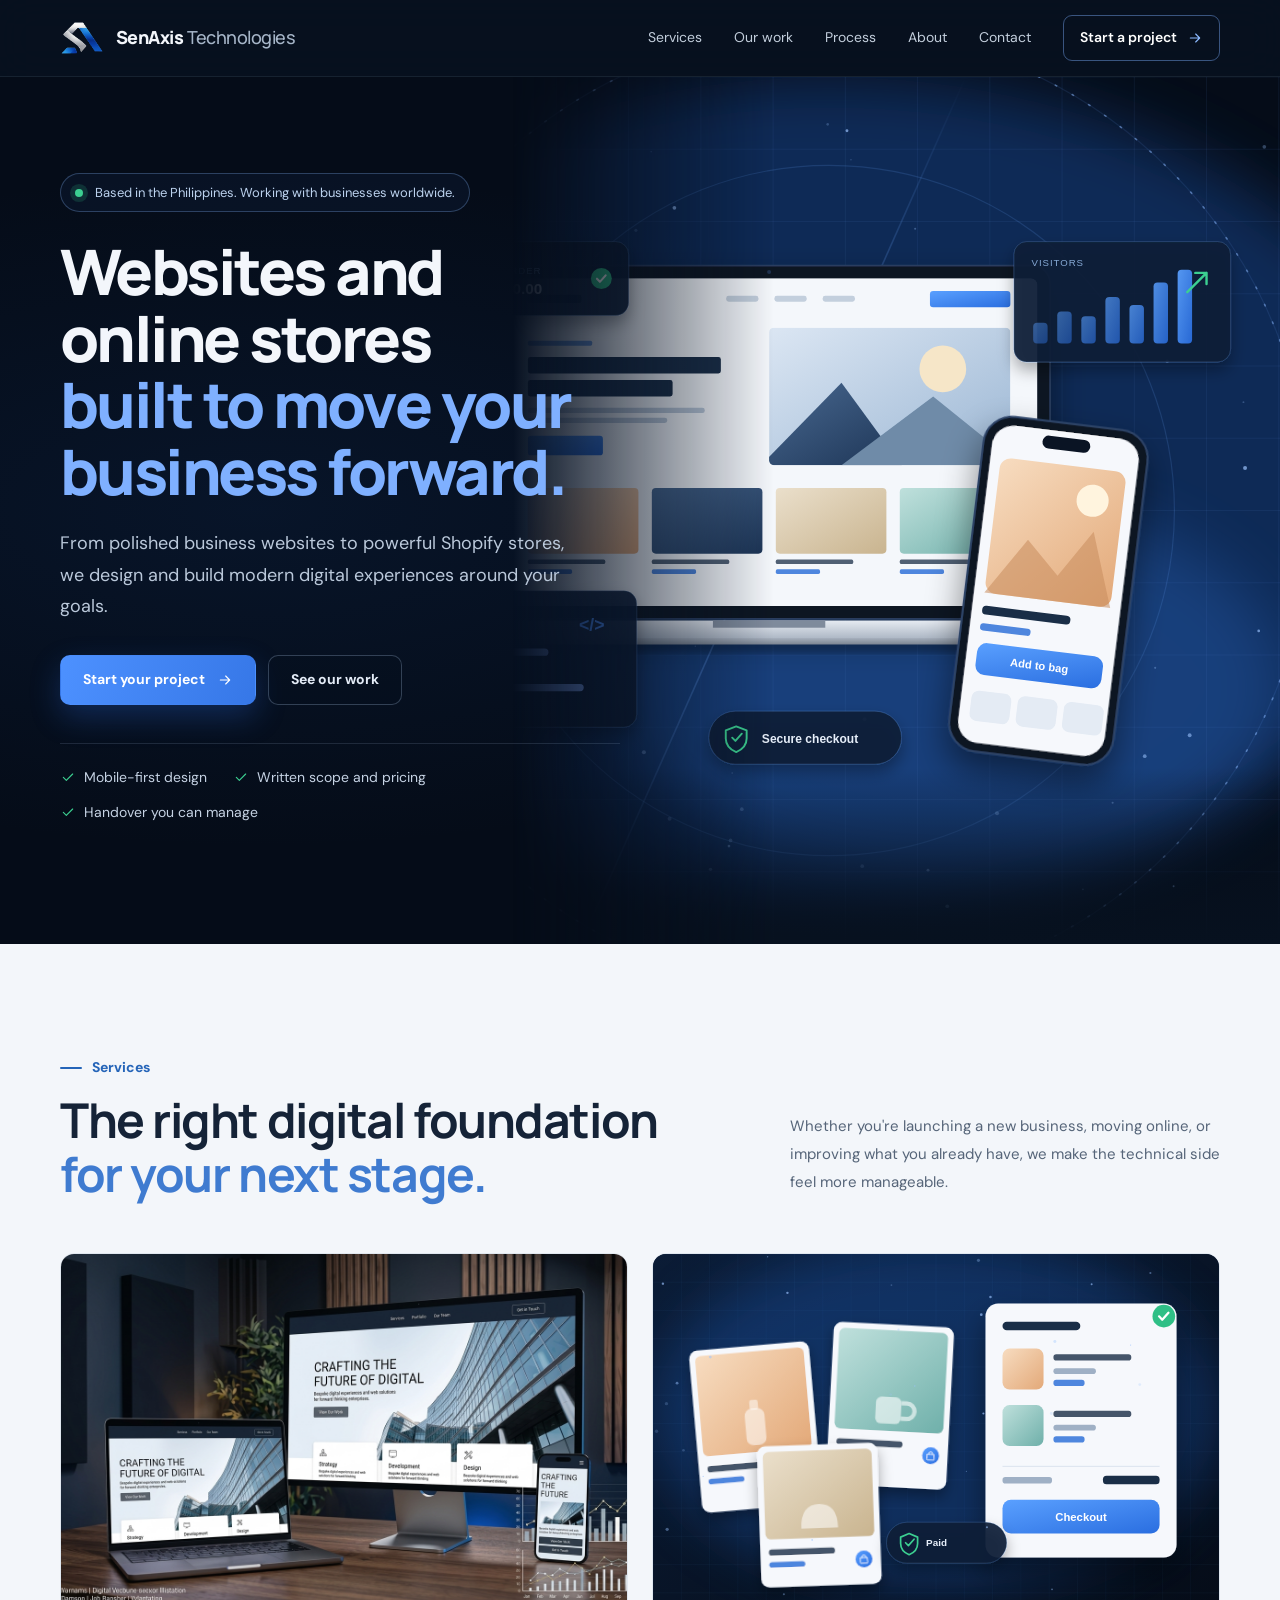
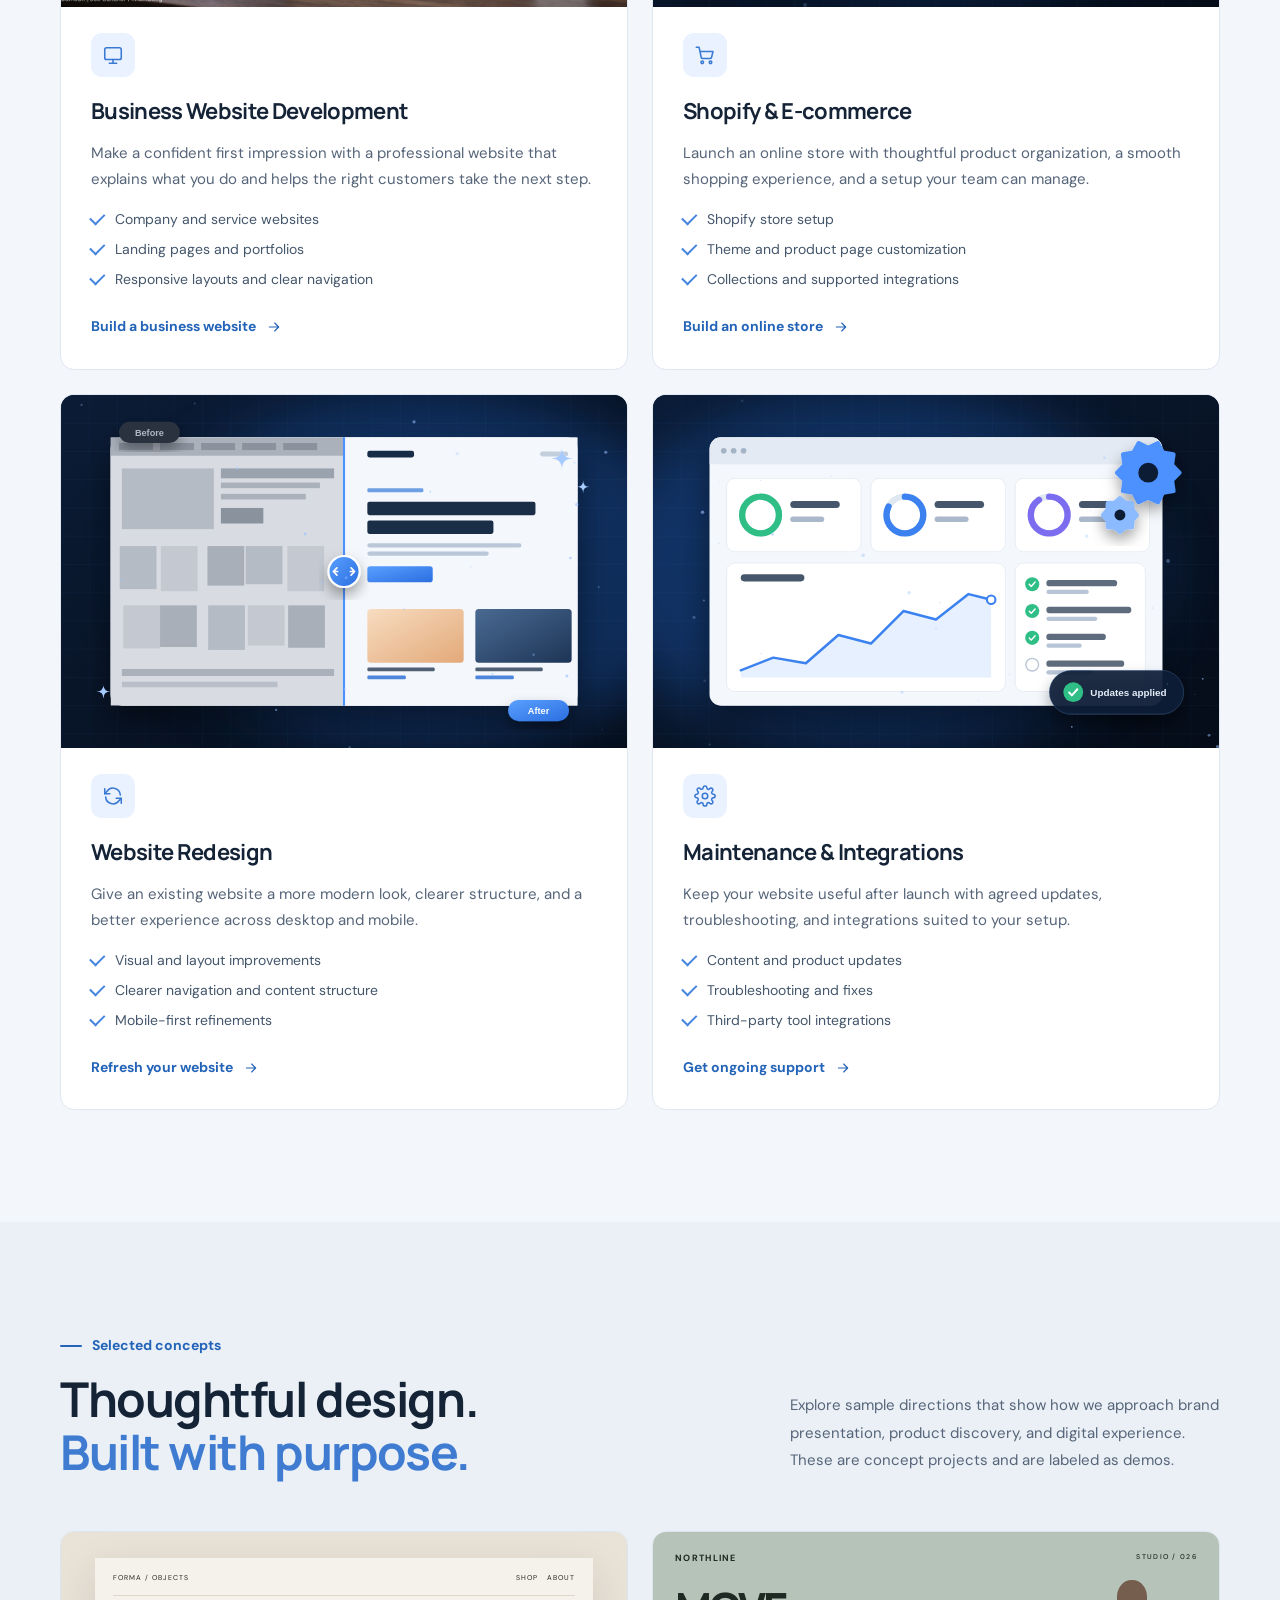
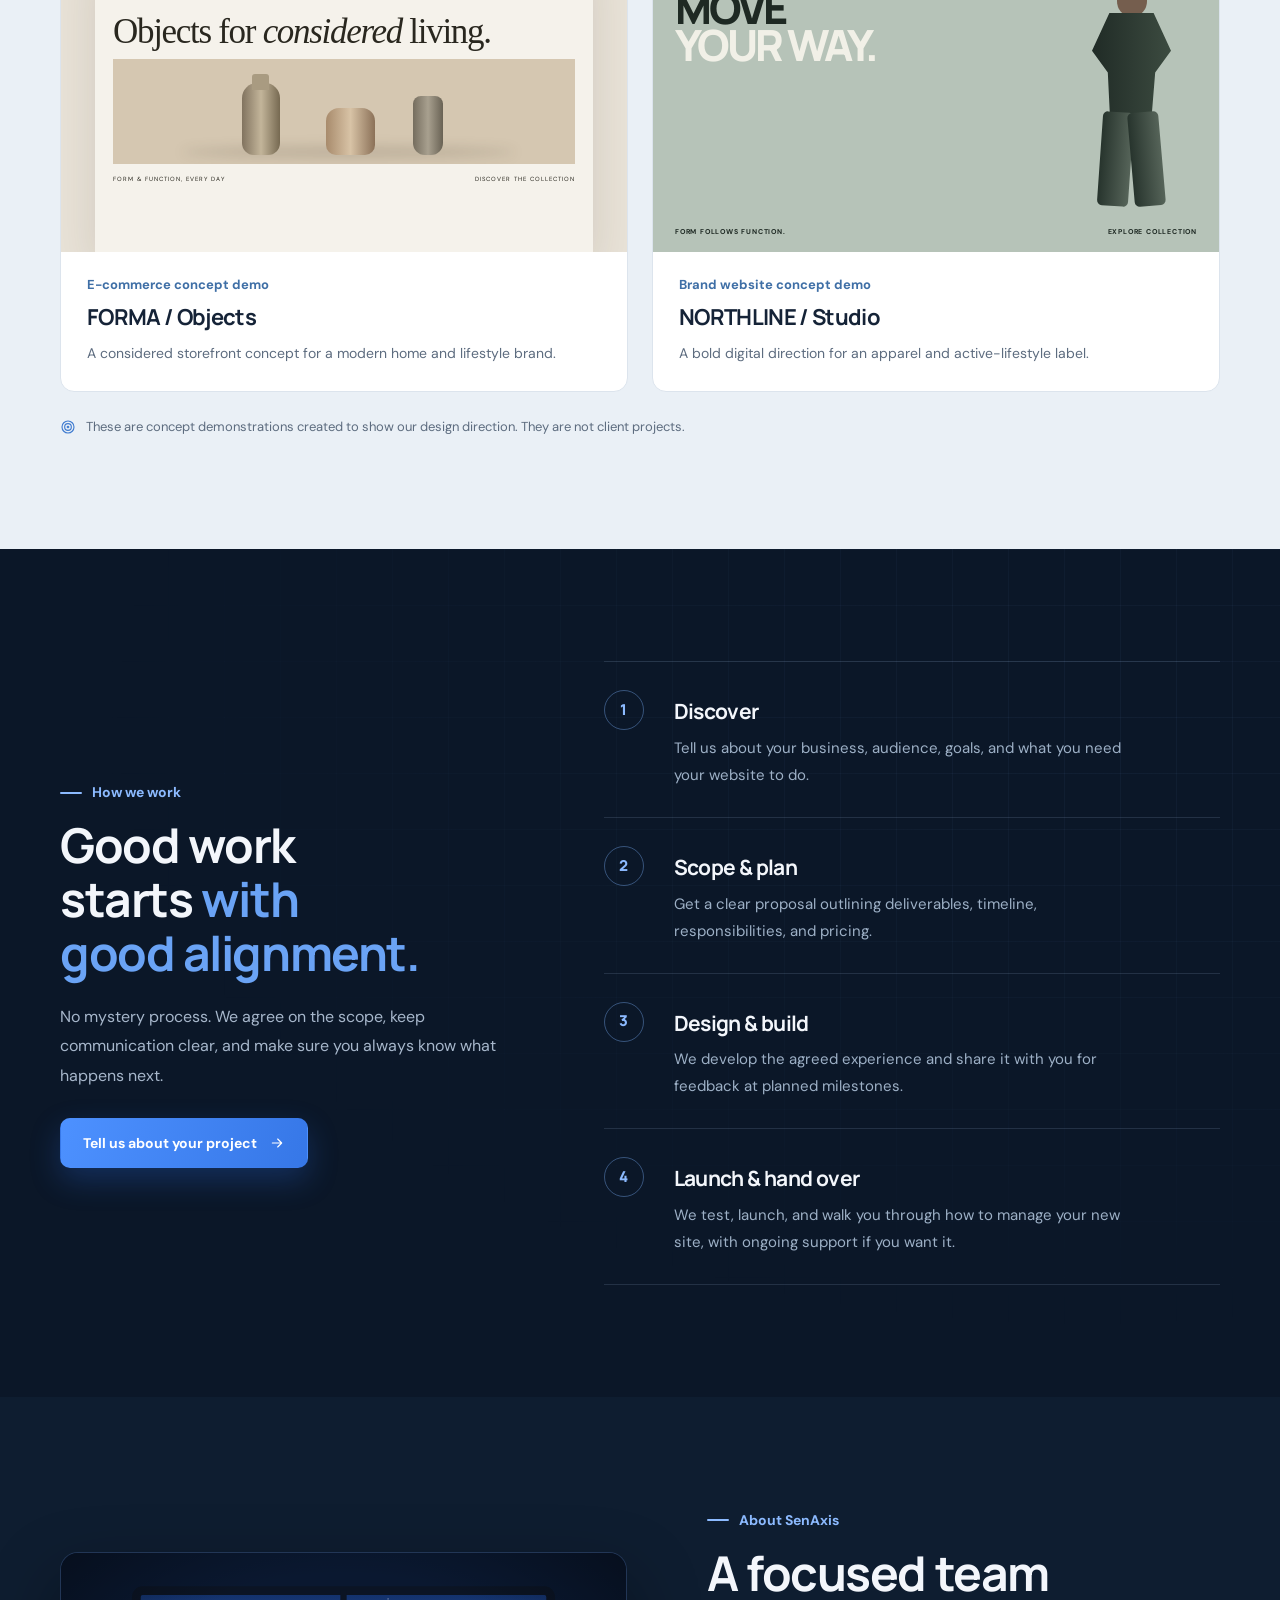
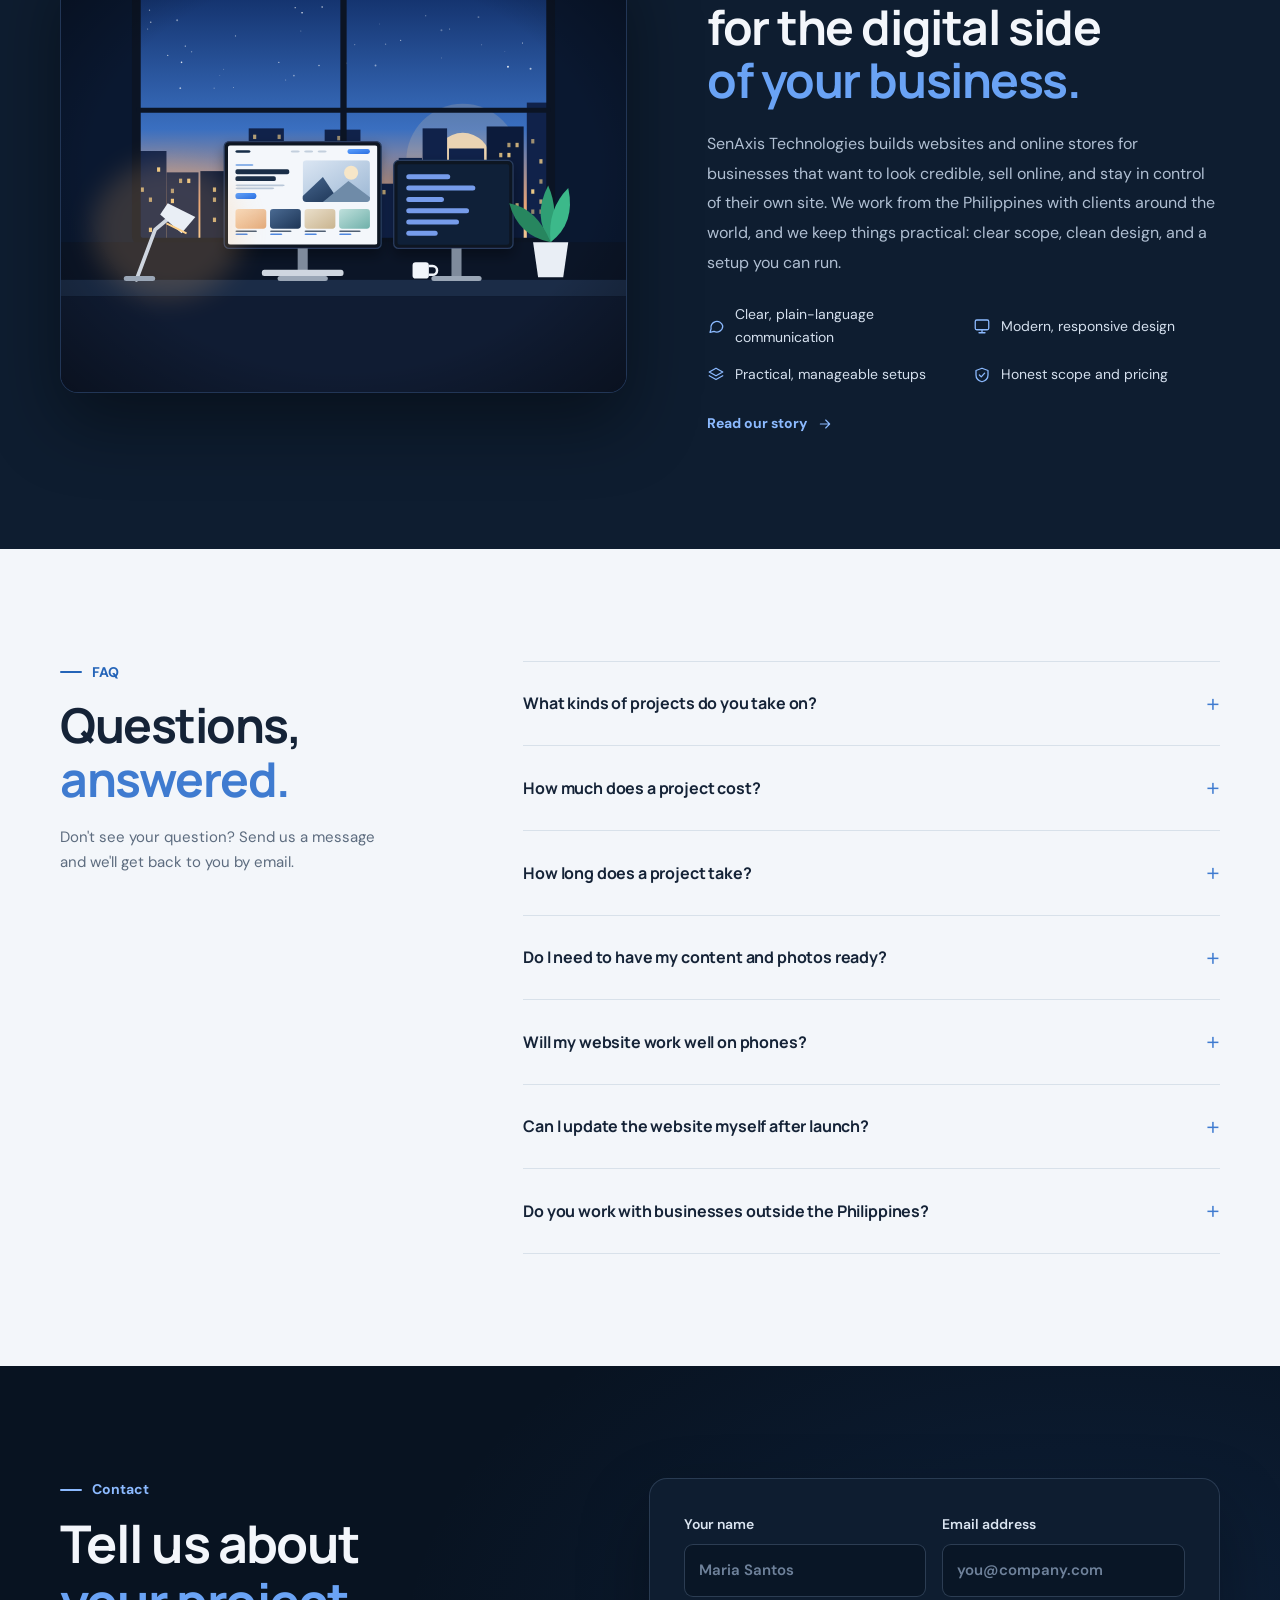
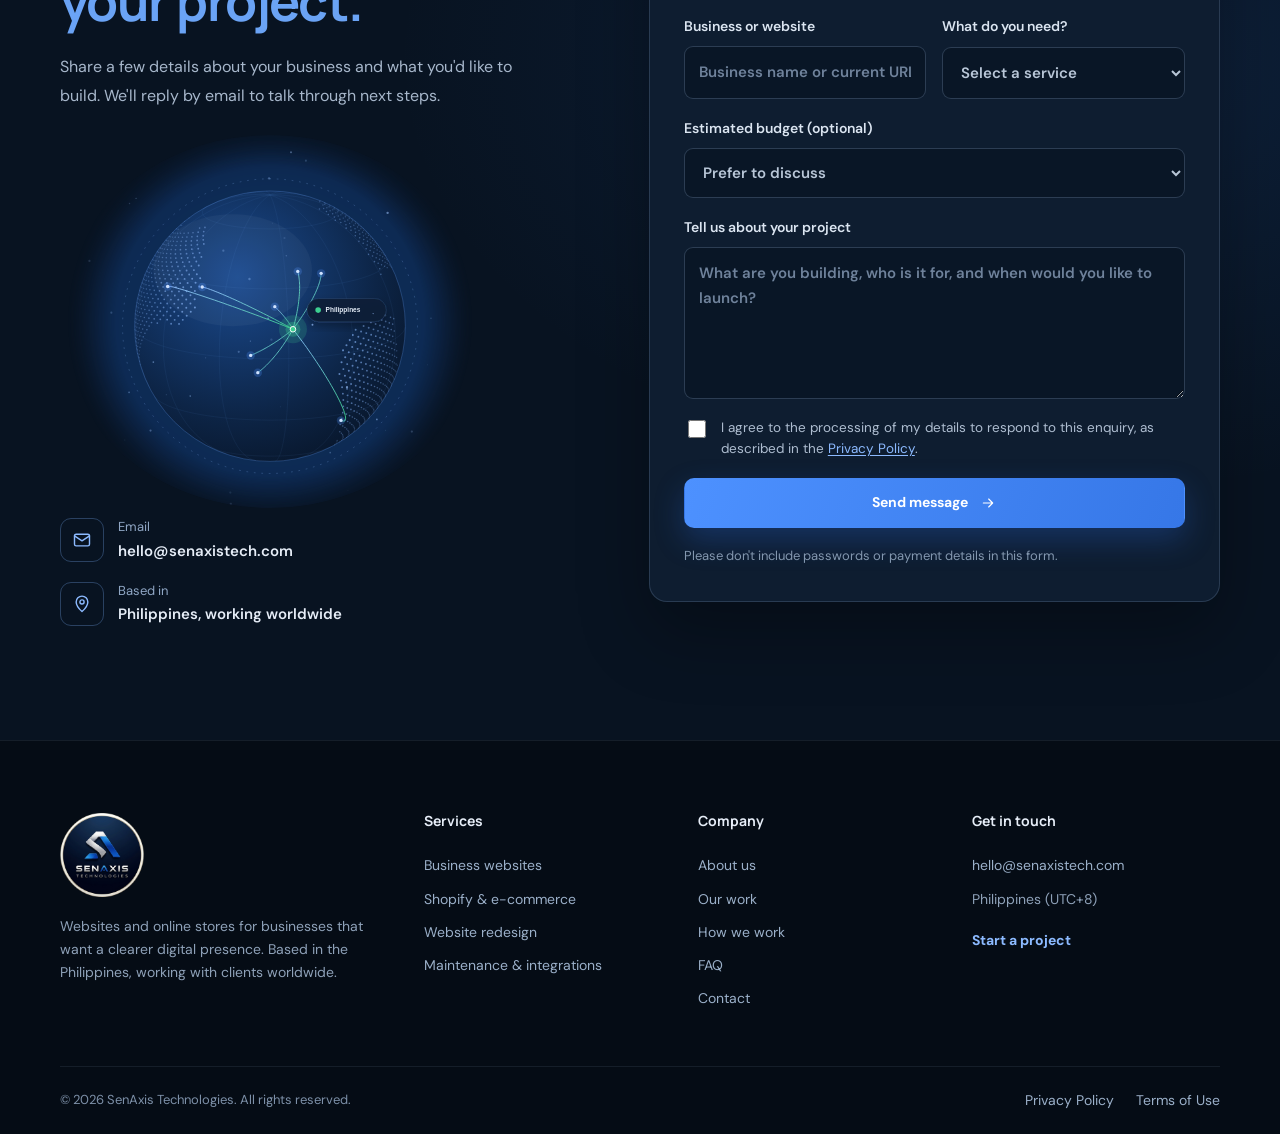
<file: index.html>
<!doctype html>
<html lang="en">
<head>
<meta charset="utf-8">
<meta name="viewport" content="width=device-width, initial-scale=1">
<title>SenAxis Technologies | Website Development, Shopify Stores & Redesign (Philippines)</title>
<meta name="description" content="SenAxis Technologies builds business websites, Shopify online stores and website redesigns for growing businesses. Philippines-based, working with clients worldwide.">
<meta name="robots" content="index,follow,max-image-preview:large">
<meta name="theme-color" content="#07111f">
<link rel="canonical" href="https://senaxistech.com/">
<link rel="icon" href="assets/icons/favicon.ico" sizes="48x48">
<link rel="icon" type="image/png" sizes="192x192" href="assets/icons/favicon-192.png">
<link rel="icon" type="image/png" sizes="512x512" href="assets/icons/favicon-512.png">
<link rel="apple-touch-icon" href="assets/icons/apple-touch-icon.png">
<link rel="manifest" href="site.webmanifest">
<link rel="preload" href="assets/fonts/manrope-latin-wght-normal.woff2" as="font" type="font/woff2" crossorigin>
<link rel="preload" href="assets/fonts/dm-sans-latin-wght-normal.woff2" as="font" type="font/woff2" crossorigin>
<meta property="og:type" content="website">
<meta property="og:site_name" content="SenAxis Technologies">
<meta property="og:title" content="SenAxis Technologies | Website Development, Shopify Stores & Redesign (Philippines)">
<meta property="og:description" content="SenAxis Technologies builds business websites, Shopify online stores and website redesigns for growing businesses. Philippines-based, working with clients worldwide.">
<meta property="og:url" content="https://senaxistech.com/">
<meta property="og:image" content="https://senaxistech.com/assets/img/og-cover.png">
<meta property="og:image:width" content="1200"><meta property="og:image:height" content="630">
<meta property="og:image:alt" content="SenAxis Technologies logo on a dark blue background">
<meta name="twitter:card" content="summary_large_image">
<meta name="twitter:title" content="SenAxis Technologies | Website Development, Shopify Stores & Redesign (Philippines)">
<meta name="twitter:description" content="SenAxis Technologies builds business websites, Shopify online stores and website redesigns for growing businesses. Philippines-based, working with clients worldwide.">
<meta name="twitter:image" content="https://senaxistech.com/assets/img/og-cover.png">
<link rel="stylesheet" href="styles.css">
<script type="application/ld+json">{"@context":"https://schema.org","@graph":[{"@type":"Organization","@id":"https://senaxistech.com/#organization","name":"SenAxis Technologies","url":"https://senaxistech.com/","logo":{"@type":"ImageObject","url":"https://senaxistech.com/assets/img/logo.png","width":512,"height":512},"image":"https://senaxistech.com/assets/img/og-cover.png","email":"hello@senaxistech.com","description":"Web development studio building business websites, Shopify stores, website redesigns and ongoing support.","areaServed":"Worldwide","address":{"@type":"PostalAddress","addressCountry":"PH"},"contactPoint":{"@type":"ContactPoint","contactType":"customer support","email":"hello@senaxistech.com","availableLanguage":["English"]}},{"@type":"WebSite","@id":"https://senaxistech.com/#website","url":"https://senaxistech.com/","name":"SenAxis Technologies","publisher":{"@id":"https://senaxistech.com/#organization"},"inLanguage":"en"}]}</script>
</head>
<body class="page-home">
<a class="skip-link" href="#main">Skip to main content</a>
<header class="site-header">
  <div class="container nav-wrap">
    <a class="brand" href="index.html" aria-label="SenAxis Technologies home">
      <img src="assets/img/logo-mark.png" width="311" height="241" alt="" class="brand-mark">
      <span class="brand-text">SenAxis <b>Technologies</b></span>
    </a>
    <button class="menu-toggle" type="button" aria-expanded="false" aria-controls="site-nav" aria-label="Open menu"><span></span><span></span></button>
    <nav class="main-nav" id="site-nav" aria-label="Main">
      <a href="index.html#services">Services</a><a href="index.html#work">Our work</a><a href="index.html#process">Process</a><a href="about.html">About</a><a href="index.html#contact">Contact</a>
      <a class="nav-cta" href="index.html#contact">Start a project <svg class="icon-sm" viewBox="0 0 24 24" fill="none" stroke="currentColor" stroke-width="1.7" stroke-linecap="round" stroke-linejoin="round" aria-hidden="true"><path d="M5 12h14M13 6l6 6-6 6"/></svg></a>
    </nav>
  </div>
</header>
<main id="main">
<section class="hero">
  <div class="hero-media" aria-hidden="true"><img src="assets/img/hero-bg.svg" width="1920" height="1080" alt="" fetchpriority="high" decoding="async"></div>
  <div class="container hero-inner">
    <div class="hero-copy">
      <p class="hero-tag"><span class="pulse"></span>Based in the Philippines. Working with businesses worldwide.</p>
      <h1>Websites and online stores <span>built to move your business forward.</span></h1>
      <p class="hero-lede">From polished business websites to powerful Shopify stores, we design and build modern digital experiences around your goals.</p>
      <div class="hero-actions">
        <a class="button button-primary" href="#contact">Start your project <svg class="icon-sm" viewBox="0 0 24 24" fill="none" stroke="currentColor" stroke-width="1.7" stroke-linecap="round" stroke-linejoin="round" aria-hidden="true"><path d="M5 12h14M13 6l6 6-6 6"/></svg></a>
        <a class="button button-ghost" href="#work">See our work</a>
      </div>
      <ul class="hero-points">
        <li><svg class="icon-sm" viewBox="0 0 24 24" fill="none" stroke="currentColor" stroke-width="1.7" stroke-linecap="round" stroke-linejoin="round" aria-hidden="true"><path d="m5 12.5 4.5 4.5L19 7.5"/></svg>Mobile-first design</li>
        <li><svg class="icon-sm" viewBox="0 0 24 24" fill="none" stroke="currentColor" stroke-width="1.7" stroke-linecap="round" stroke-linejoin="round" aria-hidden="true"><path d="m5 12.5 4.5 4.5L19 7.5"/></svg>Written scope and pricing</li>
        <li><svg class="icon-sm" viewBox="0 0 24 24" fill="none" stroke="currentColor" stroke-width="1.7" stroke-linecap="round" stroke-linejoin="round" aria-hidden="true"><path d="m5 12.5 4.5 4.5L19 7.5"/></svg>Handover you can manage</li>
      </ul>
    </div>
  </div>
</section>

<section class="section services-section" id="services">
  <div class="container">
    <div class="section-heading">
      <div><p class="kicker">Services</p><h2>The right digital foundation <span>for your next stage.</span></h2></div>
      <p>Whether you're launching a new business, moving online, or improving what you already have, we make the technical side feel more manageable.</p>
    </div>
    <div class="service-grid">
      <article class="service-card">
  <figure class="service-media"><img src="assets/img/svc-web.jpg" width="800" height="500" alt="Illustration of a business website being edited next to a code panel" loading="lazy" decoding="async"></figure>
  <div class="service-body">
    <span class="service-icon"><svg class="icon" viewBox="0 0 24 24" fill="none" stroke="currentColor" stroke-width="1.7" stroke-linecap="round" stroke-linejoin="round" aria-hidden="true"><rect x="3" y="4" width="18" height="13" rx="2"/><path d="M8 21h8M12 17v4"/></svg></span>
    <h3>Business Website Development</h3><p>Make a confident first impression with a professional website that explains what you do and helps the right customers take the next step.</p>
    <ul><li>Company and service websites</li><li>Landing pages and portfolios</li><li>Responsive layouts and clear navigation</li></ul>
    <a class="text-link" href="#contact">Build a business website <svg class="icon-sm" viewBox="0 0 24 24" fill="none" stroke="currentColor" stroke-width="1.7" stroke-linecap="round" stroke-linejoin="round" aria-hidden="true"><path d="M5 12h14M13 6l6 6-6 6"/></svg></a>
  </div>
</article>
      <article class="service-card">
  <figure class="service-media"><img src="assets/img/svc-shopify.svg" width="800" height="500" alt="Illustration of product cards and a shopping cart checkout panel" loading="lazy" decoding="async"></figure>
  <div class="service-body">
    <span class="service-icon"><svg class="icon" viewBox="0 0 24 24" fill="none" stroke="currentColor" stroke-width="1.7" stroke-linecap="round" stroke-linejoin="round" aria-hidden="true"><circle cx="9" cy="20" r="1.4"/><circle cx="18" cy="20" r="1.4"/><path d="M2.5 3.5h3l2.4 11.2a1.5 1.5 0 0 0 1.5 1.2h8.2a1.5 1.5 0 0 0 1.5-1.1l1.6-6.6H6.4"/></svg></span>
    <h3>Shopify &amp; E-commerce</h3><p>Launch an online store with thoughtful product organization, a smooth shopping experience, and a setup your team can manage.</p>
    <ul><li>Shopify store setup</li><li>Theme and product page customization</li><li>Collections and supported integrations</li></ul>
    <a class="text-link" href="#contact">Build an online store <svg class="icon-sm" viewBox="0 0 24 24" fill="none" stroke="currentColor" stroke-width="1.7" stroke-linecap="round" stroke-linejoin="round" aria-hidden="true"><path d="M5 12h14M13 6l6 6-6 6"/></svg></a>
  </div>
</article>
      <article class="service-card">
  <figure class="service-media"><img src="assets/img/svc-redesign.svg" width="800" height="500" alt="Before and after illustration of a website redesign" loading="lazy" decoding="async"></figure>
  <div class="service-body">
    <span class="service-icon"><svg class="icon" viewBox="0 0 24 24" fill="none" stroke="currentColor" stroke-width="1.7" stroke-linecap="round" stroke-linejoin="round" aria-hidden="true"><path d="M20 11a8 8 0 0 0-14.5-4.2L3 9.5"/><path d="M3 4v5.5h5.5"/><path d="M4 13a8 8 0 0 0 14.5 4.2L21 14.5"/><path d="M21 20v-5.5h-5.5"/></svg></span>
    <h3>Website Redesign</h3><p>Give an existing website a more modern look, clearer structure, and a better experience across desktop and mobile.</p>
    <ul><li>Visual and layout improvements</li><li>Clearer navigation and content structure</li><li>Mobile-first refinements</li></ul>
    <a class="text-link" href="#contact">Refresh your website <svg class="icon-sm" viewBox="0 0 24 24" fill="none" stroke="currentColor" stroke-width="1.7" stroke-linecap="round" stroke-linejoin="round" aria-hidden="true"><path d="M5 12h14M13 6l6 6-6 6"/></svg></a>
  </div>
</article>
      <article class="service-card">
  <figure class="service-media"><img src="assets/img/svc-support.svg" width="800" height="500" alt="Illustration of a website maintenance dashboard with uptime charts and a task checklist" loading="lazy" decoding="async"></figure>
  <div class="service-body">
    <span class="service-icon"><svg class="icon" viewBox="0 0 24 24" fill="none" stroke="currentColor" stroke-width="1.7" stroke-linecap="round" stroke-linejoin="round" aria-hidden="true"><circle cx="12" cy="12" r="3"/><path d="M19.4 15a1.7 1.7 0 0 0 .3 1.9l.1.1a2 2 0 1 1-2.8 2.8l-.1-.1a1.7 1.7 0 0 0-1.9-.3 1.7 1.7 0 0 0-1 1.5V21a2 2 0 1 1-4 0v-.1a1.7 1.7 0 0 0-1.1-1.5 1.7 1.7 0 0 0-1.9.3l-.1.1a2 2 0 1 1-2.8-2.8l.1-.1a1.7 1.7 0 0 0 .3-1.9 1.7 1.7 0 0 0-1.5-1H3a2 2 0 1 1 0-4h.1a1.7 1.7 0 0 0 1.5-1.1 1.7 1.7 0 0 0-.3-1.9l-.1-.1a2 2 0 1 1 2.8-2.8l.1.1a1.7 1.7 0 0 0 1.9.3H9a1.7 1.7 0 0 0 1-1.5V3a2 2 0 1 1 4 0v.1a1.7 1.7 0 0 0 1 1.5 1.7 1.7 0 0 0 1.9-.3l.1-.1a2 2 0 1 1 2.8 2.8l-.1.1a1.7 1.7 0 0 0-.3 1.9V9a1.7 1.7 0 0 0 1.5 1H21a2 2 0 1 1 0 4h-.1a1.7 1.7 0 0 0-1.5 1z"/></svg></span>
    <h3>Maintenance &amp; Integrations</h3><p>Keep your website useful after launch with agreed updates, troubleshooting, and integrations suited to your setup.</p>
    <ul><li>Content and product updates</li><li>Troubleshooting and fixes</li><li>Third-party tool integrations</li></ul>
    <a class="text-link" href="#contact">Get ongoing support <svg class="icon-sm" viewBox="0 0 24 24" fill="none" stroke="currentColor" stroke-width="1.7" stroke-linecap="round" stroke-linejoin="round" aria-hidden="true"><path d="M5 12h14M13 6l6 6-6 6"/></svg></a>
  </div>
</article>
    </div>
  </div>
</section>

<section class="section work-section" id="work">
  <div class="container">
    <div class="section-heading">
      <div><p class="kicker">Selected concepts</p><h2>Thoughtful design. <span>Built with purpose.</span></h2></div>
      <p>Explore sample directions that show how we approach brand presentation, product discovery, and digital experience. These are concept projects and are labeled as demos.</p>
    </div>
    <div class="work-grid">
      <article class="work-card">
        <div class="work-visual visual-forma" role="img" aria-label="Concept demo: a minimal homeware storefront called FORMA Objects">
          <div class="demo-browser" aria-hidden="true">
            <div class="demo-browser-top"><span>FORMA / OBJECTS</span><span>SHOP &nbsp; ABOUT</span></div>
            <div class="forma-title">Objects for <i>considered</i> living.</div>
            <div class="forma-still"><span class="still-shadow"></span><span class="vase vase-one"></span><span class="vase vase-two"></span><span class="vase vase-three"></span></div>
            <div class="forma-footer"><span>FORM &amp; FUNCTION, EVERY DAY</span><span>DISCOVER THE COLLECTION</span></div>
          </div>
        </div>
        <div class="work-info"><div><p class="work-type">E-commerce concept demo</p><h3>FORMA / Objects</h3><p>A considered storefront concept for a modern home and lifestyle brand.</p></div></div>
      </article>
      <article class="work-card">
        <div class="work-visual visual-northline" role="img" aria-label="Concept demo: a bold activewear brand website called NORTHLINE Studio">
          <div aria-hidden="true">
            <div class="northline-brand"><b>NORTHLINE</b><span>STUDIO / 026</span></div>
            <div class="northline-head">MOVE<br><i>YOUR WAY.</i></div>
            <div class="northline-model"><span class="model-head"></span><span class="model-body"></span><span class="model-leg leg-one"></span><span class="model-leg leg-two"></span></div>
            <div class="northline-bottom"><span>FORM FOLLOWS FUNCTION.</span><span>EXPLORE COLLECTION</span></div>
          </div>
        </div>
        <div class="work-info"><div><p class="work-type">Brand website concept demo</p><h3>NORTHLINE / Studio</h3><p>A bold digital direction for an apparel and active-lifestyle label.</p></div></div>
      </article>
    </div>
    <p class="portfolio-note"><svg class="icon-sm" viewBox="0 0 24 24" fill="none" stroke="currentColor" stroke-width="1.7" stroke-linecap="round" stroke-linejoin="round" aria-hidden="true"><circle cx="12" cy="12" r="9"/><circle cx="12" cy="12" r="5"/><circle cx="12" cy="12" r="1.2"/></svg>These are concept demonstrations created to show our design direction. They are not client projects.</p>
  </div>
</section>

<section class="section process-section" id="process">
  <div class="container process-layout">
    <div class="process-intro">
      <p class="kicker">How we work</p>
      <h2>Good work starts <span>with good alignment.</span></h2>
      <p>No mystery process. We agree on the scope, keep communication clear, and make sure you always know what happens next.</p>
      <a class="button button-primary" href="#contact">Tell us about your project <svg class="icon-sm" viewBox="0 0 24 24" fill="none" stroke="currentColor" stroke-width="1.7" stroke-linecap="round" stroke-linejoin="round" aria-hidden="true"><path d="M5 12h14M13 6l6 6-6 6"/></svg></a>
    </div>
    <ol class="process-steps">
      <li><span class="step-no">1</span><div><h3>Discover</h3><p>Tell us about your business, audience, goals, and what you need your website to do.</p></div></li>
      <li><span class="step-no">2</span><div><h3>Scope &amp; plan</h3><p>Get a clear proposal outlining deliverables, timeline, responsibilities, and pricing.</p></div></li>
      <li><span class="step-no">3</span><div><h3>Design &amp; build</h3><p>We develop the agreed experience and share it with you for feedback at planned milestones.</p></div></li>
      <li><span class="step-no">4</span><div><h3>Launch &amp; hand over</h3><p>We test, launch, and walk you through how to manage your new site, with ongoing support if you want it.</p></div></li>
    </ol>
  </div>
</section>

<section class="section about-section" id="about">
  <div class="container about-layout">
    <figure class="about-media"><img src="assets/img/about-studio.svg" width="900" height="700" alt="Illustration of a web studio desk at dusk with two monitors showing a website and code" loading="lazy" decoding="async"></figure>
    <div class="about-copy">
      <p class="kicker">About SenAxis</p>
      <h2>A focused team for the digital side <span>of your business.</span></h2>
      <p>SenAxis Technologies builds websites and online stores for businesses that want to look credible, sell online, and stay in control of their own site. We work from the Philippines with clients around the world, and we keep things practical: clear scope, clean design, and a setup you can run.</p>
      <ul class="about-points">
        <li><svg class="icon-sm" viewBox="0 0 24 24" fill="none" stroke="currentColor" stroke-width="1.7" stroke-linecap="round" stroke-linejoin="round" aria-hidden="true"><path d="M21 12a8 8 0 0 1-11.6 7.1L4 20.5l1.4-4.6A8 8 0 1 1 21 12z"/></svg>Clear, plain-language communication</li>
        <li><svg class="icon-sm" viewBox="0 0 24 24" fill="none" stroke="currentColor" stroke-width="1.7" stroke-linecap="round" stroke-linejoin="round" aria-hidden="true"><rect x="3" y="4" width="18" height="13" rx="2"/><path d="M8 21h8M12 17v4"/></svg>Modern, responsive design</li>
        <li><svg class="icon-sm" viewBox="0 0 24 24" fill="none" stroke="currentColor" stroke-width="1.7" stroke-linecap="round" stroke-linejoin="round" aria-hidden="true"><path d="m12 3 9 5-9 5-9-5z"/><path d="m3 13 9 5 9-5"/></svg>Practical, manageable setups</li>
        <li><svg class="icon-sm" viewBox="0 0 24 24" fill="none" stroke="currentColor" stroke-width="1.7" stroke-linecap="round" stroke-linejoin="round" aria-hidden="true"><path d="M12 3l8 3v6c0 4.5-3.2 7.7-8 9-4.8-1.3-8-4.5-8-9V6z"/><path d="m8.5 12 2.5 2.5 4.5-5"/></svg>Honest scope and pricing</li>
      </ul>
      <a class="text-link text-link-light" href="about.html">Read our story <svg class="icon-sm" viewBox="0 0 24 24" fill="none" stroke="currentColor" stroke-width="1.7" stroke-linecap="round" stroke-linejoin="round" aria-hidden="true"><path d="M5 12h14M13 6l6 6-6 6"/></svg></a>
    </div>
  </div>
</section>

<section class="section faq-section" id="faq">
  <div class="container faq-layout">
    <div><p class="kicker">FAQ</p><h2>Questions, <span>answered.</span></h2><p>Don't see your question? Send us a message and we'll get back to you by email.</p></div>
    <div class="faq-list"><details><summary>What kinds of projects do you take on?<span aria-hidden="true">+</span></summary><p>Business websites, landing pages, Shopify stores, redesigns of existing websites, and ongoing maintenance or integrations. If you're not sure which fits, tell us your goal and we'll point you in the right direction.</p></details><details><summary>How much does a project cost?<span aria-hidden="true">+</span></summary><p>Every project is scoped individually. After you tell us about your business and goals, we send a clear proposal with deliverables, timeline, and pricing before any work begins.</p></details><details><summary>How long does a project take?<span aria-hidden="true">+</span></summary><p>It depends on the size of the project and how quickly content and feedback come back to us. Your proposal includes a timeline with planned milestones so you know what to expect.</p></details><details><summary>Do I need to have my content and photos ready?<span aria-hidden="true">+</span></summary><p>It helps, but you don't need everything on day one. Tell us what you already have and we'll explain what's still needed and how to get it.</p></details><details><summary>Will my website work well on phones?<span aria-hidden="true">+</span></summary><p>Yes. Every site we build is designed to work across phones, tablets, and desktops, and we test layouts on different screen sizes before launch.</p></details><details><summary>Can I update the website myself after launch?<span aria-hidden="true">+</span></summary><p>That's the goal. We aim to build setups your team can manage, and we walk you through them at handover. If you'd rather not, we also offer maintenance and updates.</p></details><details><summary>Do you work with businesses outside the Philippines?<span aria-hidden="true">+</span></summary><p>Yes. We're based in the Philippines and work with clients remotely, wherever they are. We communicate mainly by email, with clear written scope for every project.</p></details></div>
  </div>
</section>

<section class="section contact-section" id="contact">
  <div class="container contact-layout">
    <div class="contact-copy">
      <p class="kicker">Contact</p>
      <h2>Tell us about <span>your project.</span></h2>
      <p>Share a few details about your business and what you'd like to build. We'll reply by email to talk through next steps.</p>
      <figure class="contact-globe"><img src="assets/img/contact-globe.svg" width="900" height="800" alt="Globe with connection lines radiating from the Philippines to other parts of the world" loading="lazy" decoding="async"></figure>
      <ul class="contact-details">
        <li><span class="contact-detail-icon"><svg class="icon" viewBox="0 0 24 24" fill="none" stroke="currentColor" stroke-width="1.7" stroke-linecap="round" stroke-linejoin="round" aria-hidden="true"><rect x="3" y="5" width="18" height="14" rx="2"/><path d="m3 7 9 6 9-6"/></svg></span><div><small>Email</small><a href="mailto:hello@senaxistech.com">hello@senaxistech.com</a></div></li>
        <li><span class="contact-detail-icon"><svg class="icon" viewBox="0 0 24 24" fill="none" stroke="currentColor" stroke-width="1.7" stroke-linecap="round" stroke-linejoin="round" aria-hidden="true"><path d="M12 21s7-6.2 7-11.5A7 7 0 0 0 5 9.5C5 14.8 12 21 12 21z"/><circle cx="12" cy="9.5" r="2.5"/></svg></span><div><small>Based in</small><strong>Philippines, working worldwide</strong></div></li>
      </ul>
    </div>
    <div class="contact-form-wrap">
      <form name="contact" method="POST" action="thank-you.html" data-netlify="true" netlify-honeypot="bot-field">
        <input type="hidden" name="form-name" value="contact">
        <p class="hidden"><label>Don't fill this out if you're human: <input name="bot-field"></label></p>
        <div class="form-row">
          <label for="f-name">Your name<input id="f-name" name="name" type="text" autocomplete="name" placeholder="Maria Santos" required></label>
          <label for="f-email">Email address<input id="f-email" name="email" type="email" autocomplete="email" placeholder="you@company.com" required></label>
        </div>
        <div class="form-row">
          <label for="f-biz">Business or website<input id="f-biz" name="business" type="text" autocomplete="organization" placeholder="Business name or current URL"></label>
          <label for="f-service">What do you need?
            <select id="f-service" name="service" required>
              <option value="" selected disabled>Select a service</option>
              <option>Business website</option><option>Shopify / online store</option><option>Website redesign</option><option>Maintenance or integrations</option><option>Not sure yet</option>
            </select></label>
        </div>
        <label for="f-budget">Estimated budget (optional)
          <select id="f-budget" name="budget"><option value="" selected>Prefer to discuss</option><option>Under $500</option><option>$500 to $1,500</option><option>$1,500 to $5,000</option><option>$5,000 and above</option></select></label>
        <label for="f-msg">Tell us about your project<textarea id="f-msg" name="message" rows="5" placeholder="What are you building, who is it for, and when would you like to launch?" required></textarea></label>
        <label class="check"><input type="checkbox" name="consent" value="agreed" required><span>I agree to the processing of my details to respond to this enquiry, as described in the <a href="privacy-policy.html">Privacy Policy</a>.</span></label>
        <button class="button button-primary form-submit" type="submit">Send message <svg class="icon-sm" viewBox="0 0 24 24" fill="none" stroke="currentColor" stroke-width="1.7" stroke-linecap="round" stroke-linejoin="round" aria-hidden="true"><path d="M5 12h14M13 6l6 6-6 6"/></svg></button>
        <p class="form-privacy">Please don't include passwords or payment details in this form.</p>
      </form>
    </div>
  </div>
</section>
</main>
<footer class="site-footer">
  <div class="container footer-grid">
    <div class="footer-brand">
      <a class="brand" href="index.html" aria-label="SenAxis Technologies home"><img src="assets/img/logo-256.png" width="256" height="256" alt="SenAxis Technologies logo" class="footer-logo" loading="lazy"></a>
      <p>Websites and online stores for businesses that want a clearer digital presence. Based in the Philippines, working with clients worldwide.</p>
    </div>
    <nav aria-label="Services"><h2>Services</h2>
      <a href="index.html#services">Business websites</a><a href="index.html#services">Shopify &amp; e-commerce</a><a href="index.html#services">Website redesign</a><a href="index.html#services">Maintenance &amp; integrations</a></nav>
    <nav aria-label="Company"><h2>Company</h2>
      <a href="about.html">About us</a><a href="index.html#work">Our work</a><a href="index.html#process">How we work</a><a href="index.html#faq">FAQ</a><a href="index.html#contact">Contact</a></nav>
    <div><h2>Get in touch</h2>
      <a href="mailto:hello@senaxistech.com">hello@senaxistech.com</a><span class="footer-note">Philippines (UTC+8)</span><a class="footer-cta" href="index.html#contact">Start a project</a></div>
  </div>
  <div class="container footer-bottom">
    <span>&copy; <span data-year>2026</span> SenAxis Technologies. All rights reserved.</span>
    <nav aria-label="Legal"><a href="privacy-policy.html">Privacy Policy</a><a href="terms-of-use.html">Terms of Use</a></nav>
  </div>
</footer>
<script src="script.js" defer></script>
</body>
</html>
</file>
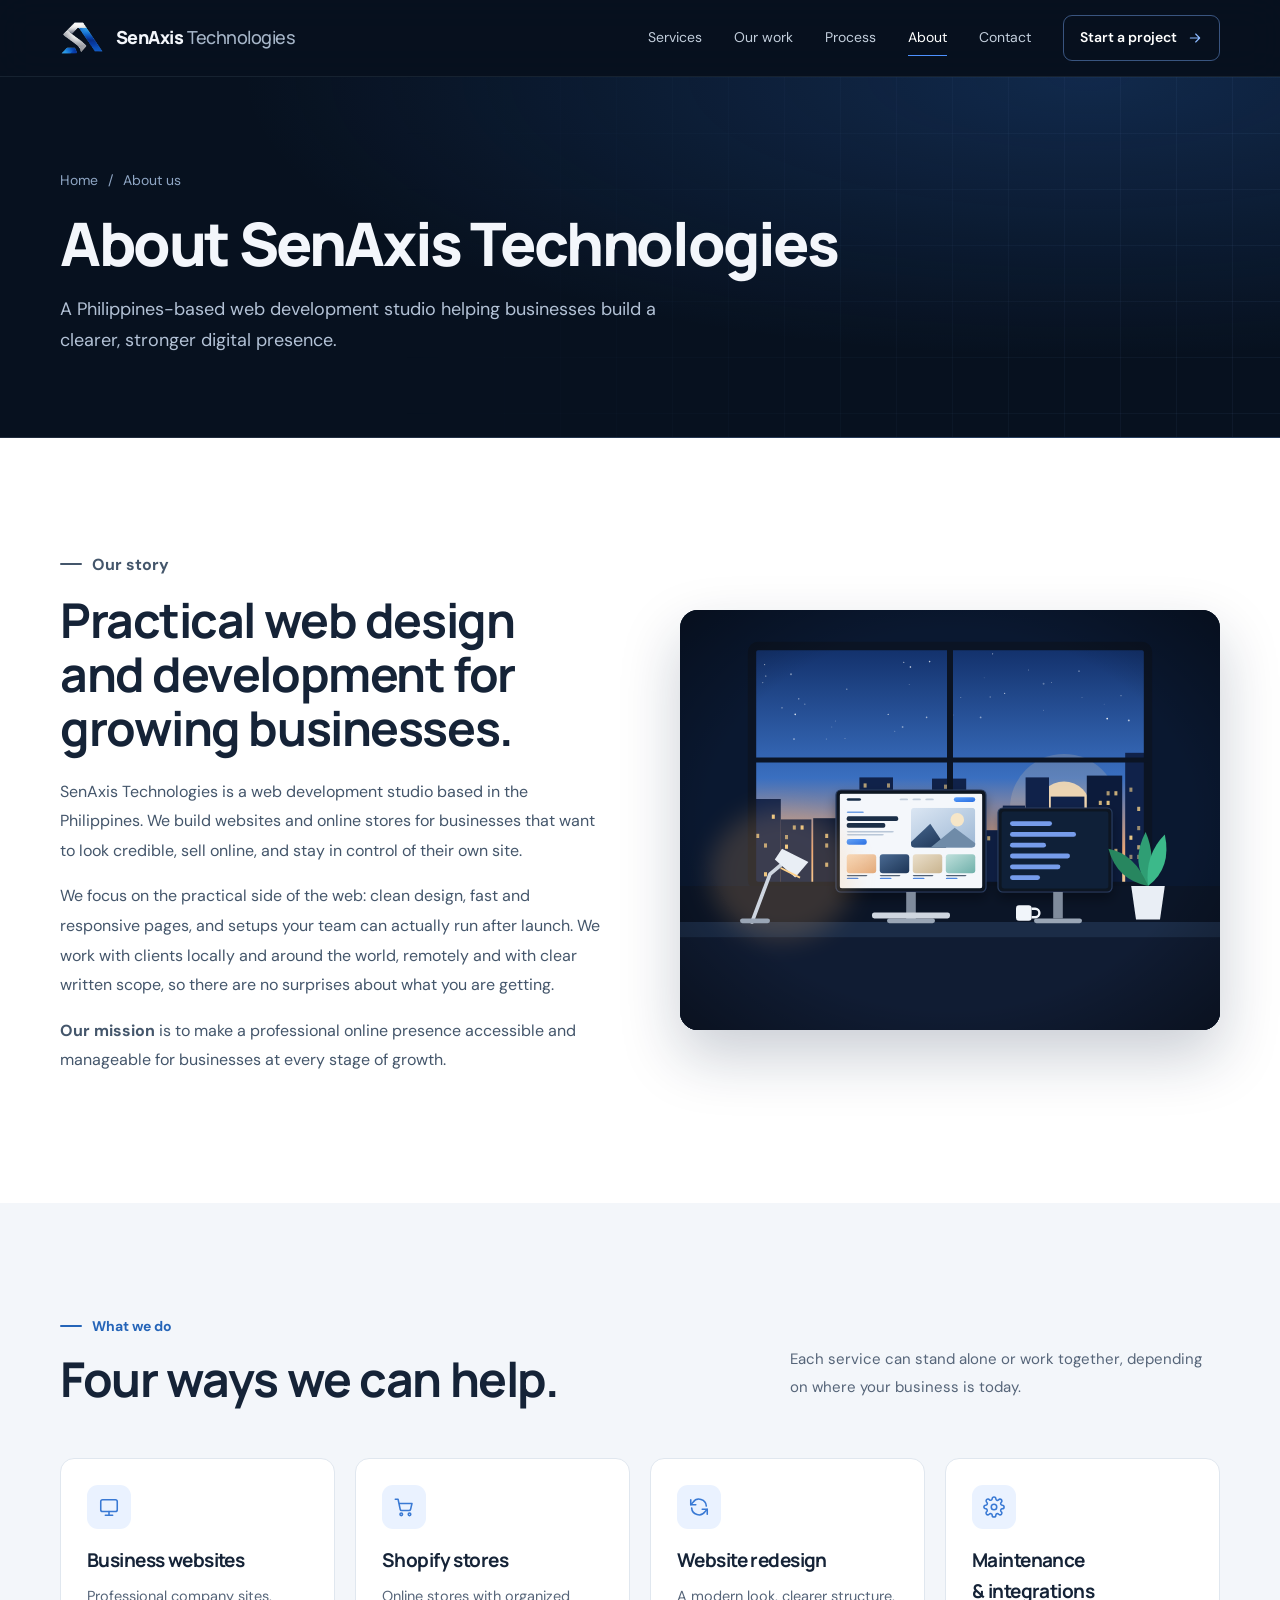
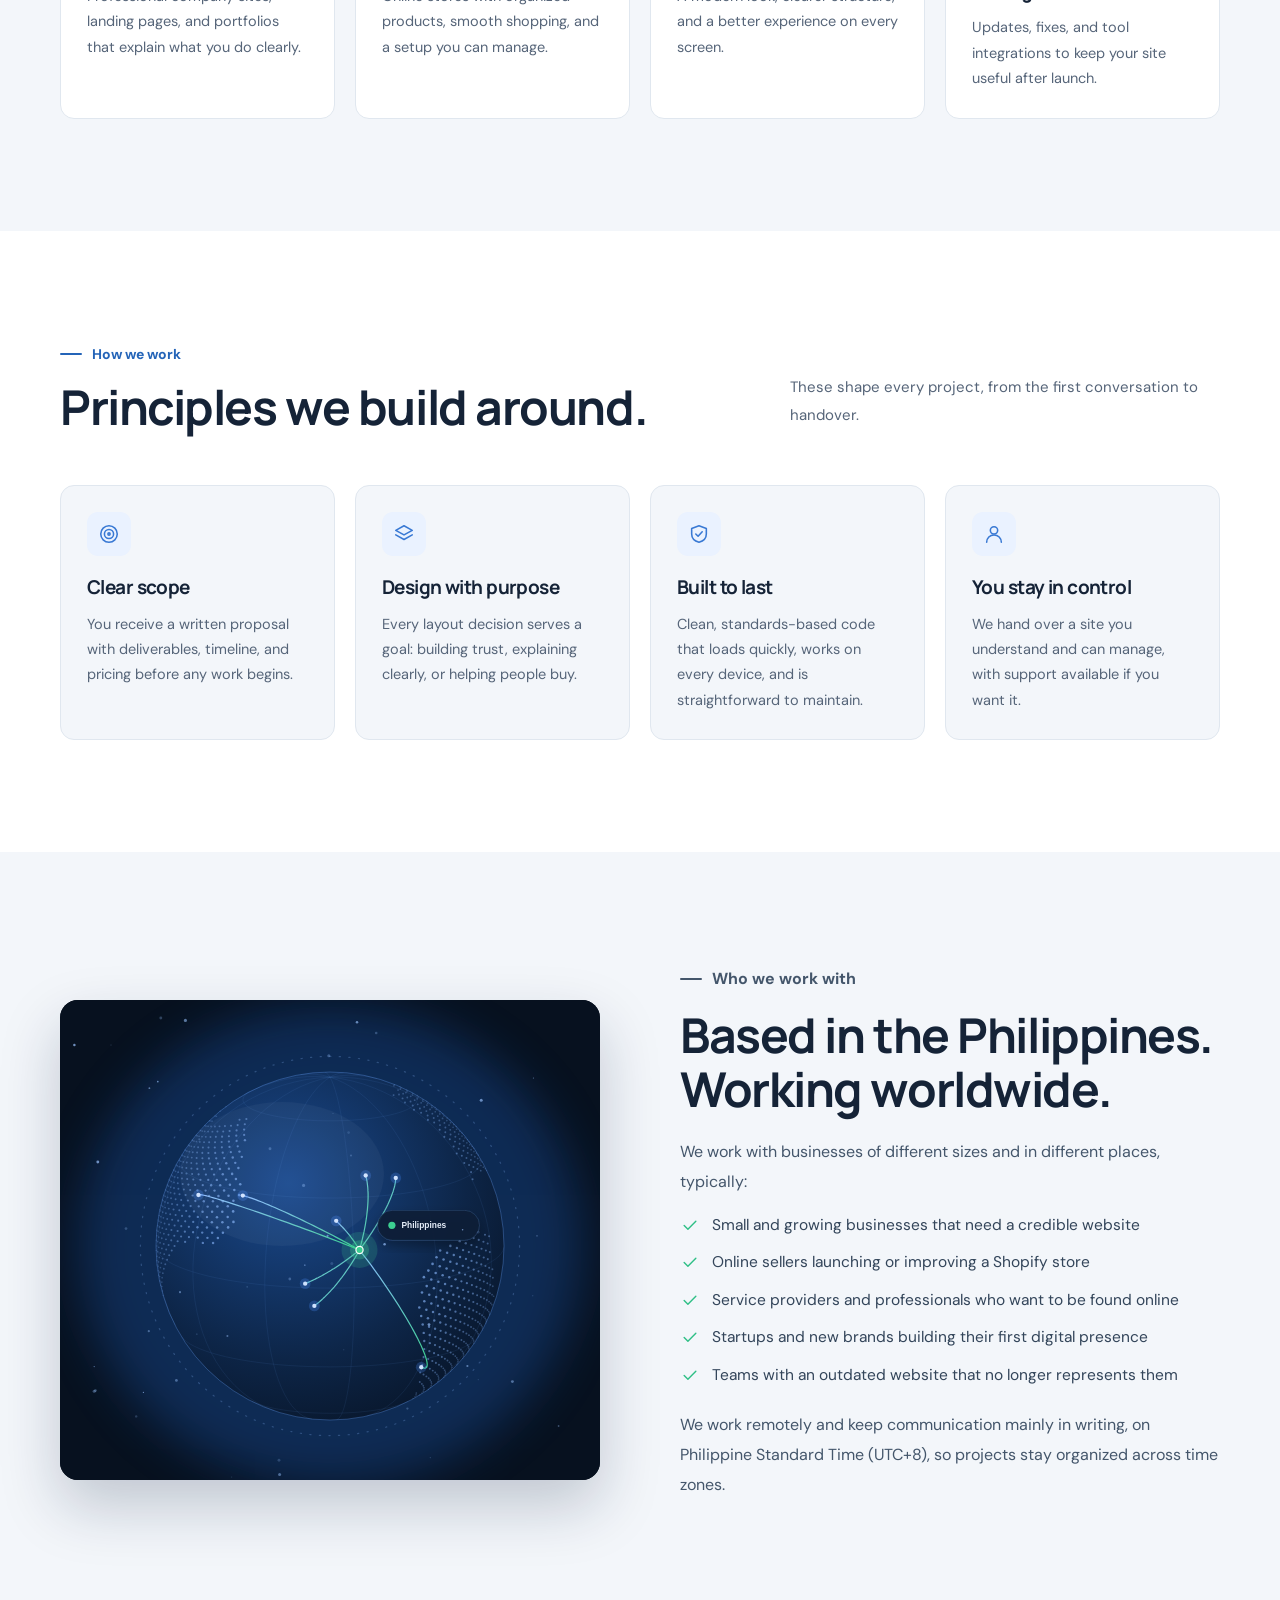
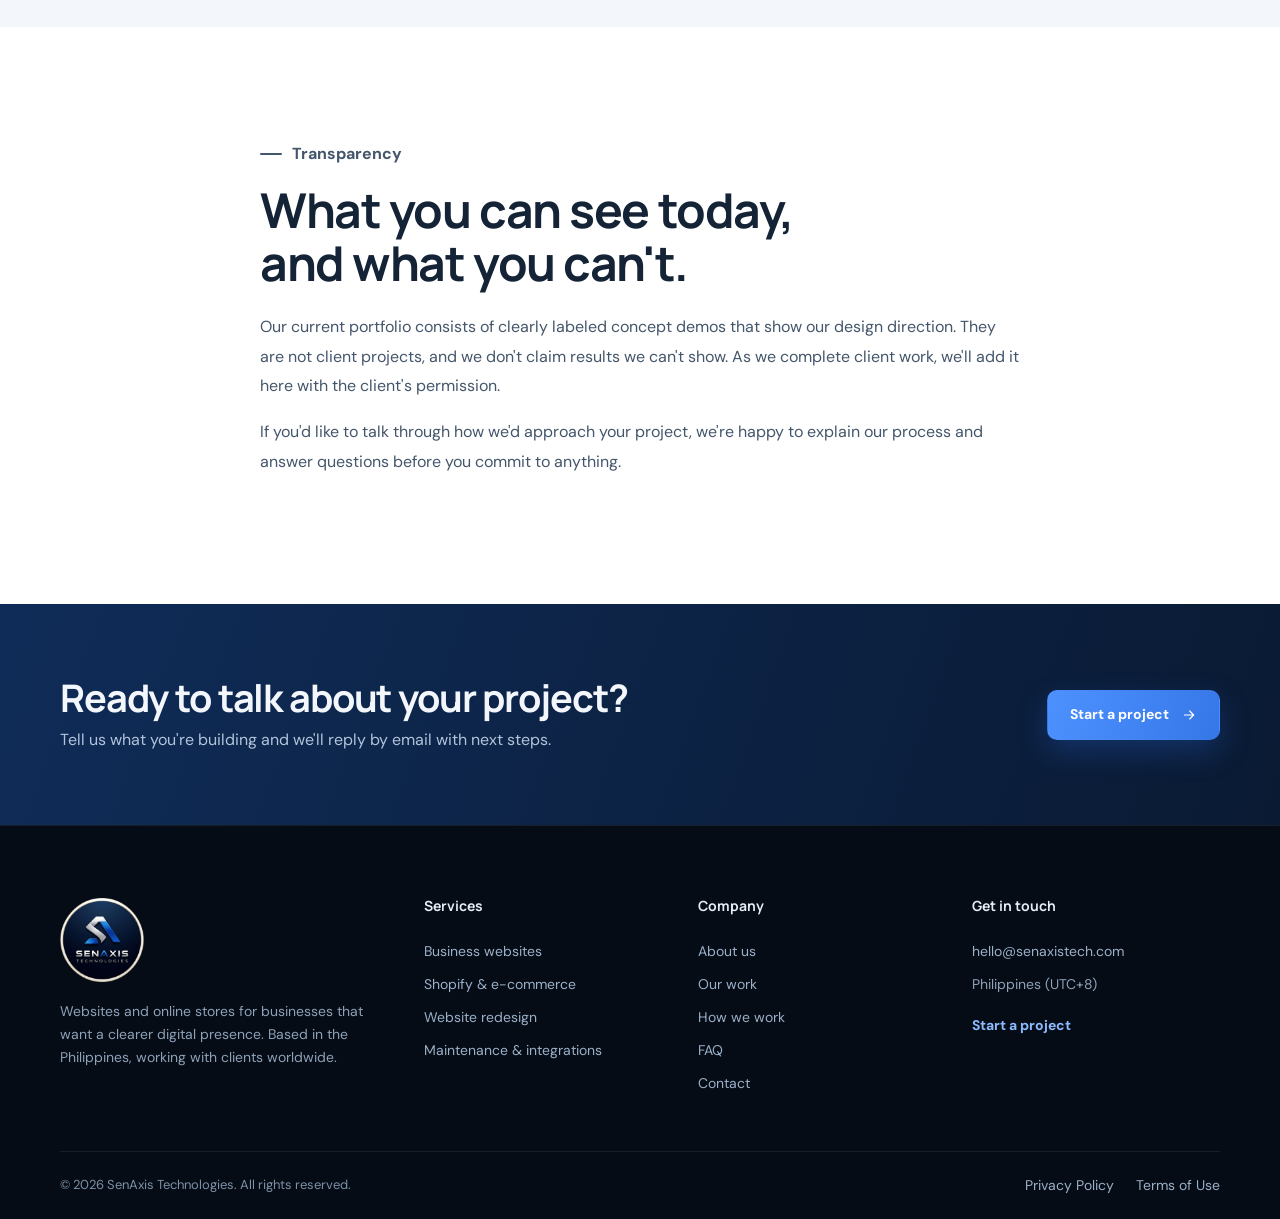
<file: about.html>
<!doctype html>
<html lang="en">
<head>
<meta charset="utf-8">
<meta name="viewport" content="width=device-width, initial-scale=1">
<title>About SenAxis Technologies | Web Development Studio in the Philippines</title>
<meta name="description" content="Learn about SenAxis Technologies, a Philippines-based web development studio building business websites, Shopify stores and redesigns for clients worldwide.">
<meta name="robots" content="index,follow,max-image-preview:large">
<meta name="theme-color" content="#07111f">
<link rel="canonical" href="https://senaxistech.com/about.html">
<link rel="icon" href="assets/icons/favicon.ico" sizes="48x48">
<link rel="icon" type="image/png" sizes="192x192" href="assets/icons/favicon-192.png">
<link rel="icon" type="image/png" sizes="512x512" href="assets/icons/favicon-512.png">
<link rel="apple-touch-icon" href="assets/icons/apple-touch-icon.png">
<link rel="manifest" href="site.webmanifest">
<link rel="preload" href="assets/fonts/manrope-latin-wght-normal.woff2" as="font" type="font/woff2" crossorigin>
<link rel="preload" href="assets/fonts/dm-sans-latin-wght-normal.woff2" as="font" type="font/woff2" crossorigin>
<meta property="og:type" content="website">
<meta property="og:site_name" content="SenAxis Technologies">
<meta property="og:title" content="About SenAxis Technologies | Web Development Studio in the Philippines">
<meta property="og:description" content="Learn about SenAxis Technologies, a Philippines-based web development studio building business websites, Shopify stores and redesigns for clients worldwide.">
<meta property="og:url" content="https://senaxistech.com/about.html">
<meta property="og:image" content="https://senaxistech.com/assets/img/og-cover.png">
<meta property="og:image:width" content="1200"><meta property="og:image:height" content="630">
<meta property="og:image:alt" content="SenAxis Technologies logo on a dark blue background">
<meta name="twitter:card" content="summary_large_image">
<meta name="twitter:title" content="About SenAxis Technologies | Web Development Studio in the Philippines">
<meta name="twitter:description" content="Learn about SenAxis Technologies, a Philippines-based web development studio building business websites, Shopify stores and redesigns for clients worldwide.">
<meta name="twitter:image" content="https://senaxistech.com/assets/img/og-cover.png">
<link rel="stylesheet" href="styles.css">
<script type="application/ld+json">{"@context":"https://schema.org","@graph":[{"@type":"Organization","@id":"https://senaxistech.com/#organization","name":"SenAxis Technologies","url":"https://senaxistech.com/","logo":{"@type":"ImageObject","url":"https://senaxistech.com/assets/img/logo.png","width":512,"height":512},"image":"https://senaxistech.com/assets/img/og-cover.png","email":"hello@senaxistech.com","description":"Web development studio building business websites, Shopify stores, website redesigns and ongoing support.","areaServed":"Worldwide","address":{"@type":"PostalAddress","addressCountry":"PH"},"contactPoint":{"@type":"ContactPoint","contactType":"customer support","email":"hello@senaxistech.com","availableLanguage":["English"]}},{"@type":"BreadcrumbList","itemListElement":[{"@type":"ListItem","position":1,"name":"Home","item":"https://senaxistech.com/"},{"@type":"ListItem","position":2,"name":"About us","item":"https://senaxistech.com/about.html"}]},{"@type":"AboutPage","@id":"https://senaxistech.com/about.html#webpage","url":"https://senaxistech.com/about.html","name":"About SenAxis Technologies","isPartOf":{"@id":"https://senaxistech.com/#website"},"about":{"@id":"https://senaxistech.com/#organization"}}]}</script>
</head>
<body class="page-sub ">
<a class="skip-link" href="#main">Skip to main content</a>
<header class="site-header">
  <div class="container nav-wrap">
    <a class="brand" href="index.html" aria-label="SenAxis Technologies home">
      <img src="assets/img/logo-mark.png" width="311" height="241" alt="" class="brand-mark">
      <span class="brand-text">SenAxis <b>Technologies</b></span>
    </a>
    <button class="menu-toggle" type="button" aria-expanded="false" aria-controls="site-nav" aria-label="Open menu"><span></span><span></span></button>
    <nav class="main-nav" id="site-nav" aria-label="Main">
      <a href="index.html#services">Services</a><a href="index.html#work">Our work</a><a href="index.html#process">Process</a><a href="about.html" aria-current="page">About</a><a href="index.html#contact">Contact</a>
      <a class="nav-cta" href="index.html#contact">Start a project <svg class="icon-sm" viewBox="0 0 24 24" fill="none" stroke="currentColor" stroke-width="1.7" stroke-linecap="round" stroke-linejoin="round" aria-hidden="true"><path d="M5 12h14M13 6l6 6-6 6"/></svg></a>
    </nav>
  </div>
</header>
<main id="main">
<section class="page-hero">
  <div class="container">
    <nav class="breadcrumb" aria-label="Breadcrumb"><a href="index.html">Home</a><span aria-hidden="true">/</span><span aria-current="page">About us</span></nav>
    <h1>About SenAxis Technologies</h1>
    <p class="page-lede">A Philippines-based web development studio helping businesses build a clearer, stronger digital presence.</p>
  </div>
</section>

<section class="section prose-section">
  <div class="container split">
    <div class="split-copy">
      <p class="kicker kicker-dark">Our story</p>
      <h2>Practical web design and development for growing businesses.</h2>
      <p>SenAxis Technologies is a web development studio based in the Philippines. We build websites and online stores for businesses that want to look credible, sell online, and stay in control of their own site.</p>
      <p>We focus on the practical side of the web: clean design, fast and responsive pages, and setups your team can actually run after launch. We work with clients locally and around the world, remotely and with clear written scope, so there are no surprises about what you are getting.</p>
      <p><strong>Our mission</strong> is to make a professional online presence accessible and manageable for businesses at every stage of growth.</p>
    </div>
    <figure class="split-media"><img src="assets/img/about-studio.svg" width="900" height="700" alt="Illustration of a web studio desk at dusk with two monitors showing a website and code" loading="lazy" decoding="async"></figure>
  </div>
</section>

<section class="section tint-section">
  <div class="container">
    <div class="section-heading"><div><p class="kicker kicker-dark">What we do</p><h2>Four ways we can help.</h2></div><p>Each service can stand alone or work together, depending on where your business is today.</p></div>
    <div class="mini-grid">
      <a class="mini-card" href="index.html#services"><span class="service-icon"><svg class="icon" viewBox="0 0 24 24" fill="none" stroke="currentColor" stroke-width="1.7" stroke-linecap="round" stroke-linejoin="round" aria-hidden="true"><rect x="3" y="4" width="18" height="13" rx="2"/><path d="M8 21h8M12 17v4"/></svg></span><h3>Business websites</h3><p>Professional company sites, landing pages, and portfolios that explain what you do clearly.</p></a>
      <a class="mini-card" href="index.html#services"><span class="service-icon"><svg class="icon" viewBox="0 0 24 24" fill="none" stroke="currentColor" stroke-width="1.7" stroke-linecap="round" stroke-linejoin="round" aria-hidden="true"><circle cx="9" cy="20" r="1.4"/><circle cx="18" cy="20" r="1.4"/><path d="M2.5 3.5h3l2.4 11.2a1.5 1.5 0 0 0 1.5 1.2h8.2a1.5 1.5 0 0 0 1.5-1.1l1.6-6.6H6.4"/></svg></span><h3>Shopify stores</h3><p>Online stores with organized products, smooth shopping, and a setup you can manage.</p></a>
      <a class="mini-card" href="index.html#services"><span class="service-icon"><svg class="icon" viewBox="0 0 24 24" fill="none" stroke="currentColor" stroke-width="1.7" stroke-linecap="round" stroke-linejoin="round" aria-hidden="true"><path d="M20 11a8 8 0 0 0-14.5-4.2L3 9.5"/><path d="M3 4v5.5h5.5"/><path d="M4 13a8 8 0 0 0 14.5 4.2L21 14.5"/><path d="M21 20v-5.5h-5.5"/></svg></span><h3>Website redesign</h3><p>A modern look, clearer structure, and a better experience on every screen.</p></a>
      <a class="mini-card" href="index.html#services"><span class="service-icon"><svg class="icon" viewBox="0 0 24 24" fill="none" stroke="currentColor" stroke-width="1.7" stroke-linecap="round" stroke-linejoin="round" aria-hidden="true"><circle cx="12" cy="12" r="3"/><path d="M19.4 15a1.7 1.7 0 0 0 .3 1.9l.1.1a2 2 0 1 1-2.8 2.8l-.1-.1a1.7 1.7 0 0 0-1.9-.3 1.7 1.7 0 0 0-1 1.5V21a2 2 0 1 1-4 0v-.1a1.7 1.7 0 0 0-1.1-1.5 1.7 1.7 0 0 0-1.9.3l-.1.1a2 2 0 1 1-2.8-2.8l.1-.1a1.7 1.7 0 0 0 .3-1.9 1.7 1.7 0 0 0-1.5-1H3a2 2 0 1 1 0-4h.1a1.7 1.7 0 0 0 1.5-1.1 1.7 1.7 0 0 0-.3-1.9l-.1-.1a2 2 0 1 1 2.8-2.8l.1.1a1.7 1.7 0 0 0 1.9.3H9a1.7 1.7 0 0 0 1-1.5V3a2 2 0 1 1 4 0v.1a1.7 1.7 0 0 0 1 1.5 1.7 1.7 0 0 0 1.9-.3l.1-.1a2 2 0 1 1 2.8 2.8l-.1.1a1.7 1.7 0 0 0-.3 1.9V9a1.7 1.7 0 0 0 1.5 1H21a2 2 0 1 1 0 4h-.1a1.7 1.7 0 0 0-1.5 1z"/></svg></span><h3>Maintenance &amp; integrations</h3><p>Updates, fixes, and tool integrations to keep your site useful after launch.</p></a>
    </div>
  </div>
</section>

<section class="section prose-section">
  <div class="container">
    <div class="section-heading"><div><p class="kicker kicker-dark">How we work</p><h2>Principles we build around.</h2></div><p>These shape every project, from the first conversation to handover.</p></div>
    <div class="principles">
      <div><span class="service-icon"><svg class="icon" viewBox="0 0 24 24" fill="none" stroke="currentColor" stroke-width="1.7" stroke-linecap="round" stroke-linejoin="round" aria-hidden="true"><circle cx="12" cy="12" r="9"/><circle cx="12" cy="12" r="5"/><circle cx="12" cy="12" r="1.2"/></svg></span><h3>Clear scope</h3><p>You receive a written proposal with deliverables, timeline, and pricing before any work begins.</p></div>
      <div><span class="service-icon"><svg class="icon" viewBox="0 0 24 24" fill="none" stroke="currentColor" stroke-width="1.7" stroke-linecap="round" stroke-linejoin="round" aria-hidden="true"><path d="m12 3 9 5-9 5-9-5z"/><path d="m3 13 9 5 9-5"/></svg></span><h3>Design with purpose</h3><p>Every layout decision serves a goal: building trust, explaining clearly, or helping people buy.</p></div>
      <div><span class="service-icon"><svg class="icon" viewBox="0 0 24 24" fill="none" stroke="currentColor" stroke-width="1.7" stroke-linecap="round" stroke-linejoin="round" aria-hidden="true"><path d="M12 3l8 3v6c0 4.5-3.2 7.7-8 9-4.8-1.3-8-4.5-8-9V6z"/><path d="m8.5 12 2.5 2.5 4.5-5"/></svg></span><h3>Built to last</h3><p>Clean, standards-based code that loads quickly, works on every device, and is straightforward to maintain.</p></div>
      <div><span class="service-icon"><svg class="icon" viewBox="0 0 24 24" fill="none" stroke="currentColor" stroke-width="1.7" stroke-linecap="round" stroke-linejoin="round" aria-hidden="true"><circle cx="12" cy="8" r="4"/><path d="M4 21a8 8 0 0 1 16 0"/></svg></span><h3>You stay in control</h3><p>We hand over a site you understand and can manage, with support available if you want it.</p></div>
    </div>
  </div>
</section>

<section class="section tint-section">
  <div class="container split split-reverse">
    <figure class="split-media split-media-globe"><img src="assets/img/contact-globe.svg" width="900" height="800" alt="Globe with connection lines radiating from the Philippines to other parts of the world" loading="lazy" decoding="async"></figure>
    <div class="split-copy">
      <p class="kicker kicker-dark">Who we work with</p>
      <h2>Based in the Philippines. Working worldwide.</h2>
      <p>We work with businesses of different sizes and in different places, typically:</p>
      <ul class="check-list">
        <li><svg class="icon-sm" viewBox="0 0 24 24" fill="none" stroke="currentColor" stroke-width="1.7" stroke-linecap="round" stroke-linejoin="round" aria-hidden="true"><path d="m5 12.5 4.5 4.5L19 7.5"/></svg>Small and growing businesses that need a credible website</li>
        <li><svg class="icon-sm" viewBox="0 0 24 24" fill="none" stroke="currentColor" stroke-width="1.7" stroke-linecap="round" stroke-linejoin="round" aria-hidden="true"><path d="m5 12.5 4.5 4.5L19 7.5"/></svg>Online sellers launching or improving a Shopify store</li>
        <li><svg class="icon-sm" viewBox="0 0 24 24" fill="none" stroke="currentColor" stroke-width="1.7" stroke-linecap="round" stroke-linejoin="round" aria-hidden="true"><path d="m5 12.5 4.5 4.5L19 7.5"/></svg>Service providers and professionals who want to be found online</li>
        <li><svg class="icon-sm" viewBox="0 0 24 24" fill="none" stroke="currentColor" stroke-width="1.7" stroke-linecap="round" stroke-linejoin="round" aria-hidden="true"><path d="m5 12.5 4.5 4.5L19 7.5"/></svg>Startups and new brands building their first digital presence</li>
        <li><svg class="icon-sm" viewBox="0 0 24 24" fill="none" stroke="currentColor" stroke-width="1.7" stroke-linecap="round" stroke-linejoin="round" aria-hidden="true"><path d="m5 12.5 4.5 4.5L19 7.5"/></svg>Teams with an outdated website that no longer represents them</li>
      </ul>
      <p>We work remotely and keep communication mainly in writing, on Philippine Standard Time (UTC+8), so projects stay organized across time zones.</p>
    </div>
  </div>
</section>

<section class="section prose-section">
  <div class="container narrow">
    <p class="kicker kicker-dark">Transparency</p>
    <h2>What you can see today, and what you can't.</h2>
    <p>Our current portfolio consists of clearly labeled concept demos that show our design direction. They are not client projects, and we don't claim results we can't show. As we complete client work, we'll add it here with the client's permission.</p>
    <p>If you'd like to talk through how we'd approach your project, we're happy to explain our process and answer questions before you commit to anything.</p>
  </div>
</section>

<section class="cta-band">
  <div class="container cta-inner">
    <div><h2>Ready to talk about your project?</h2><p>Tell us what you're building and we'll reply by email with next steps.</p></div>
    <a class="button button-primary" href="index.html#contact">Start a project <svg class="icon-sm" viewBox="0 0 24 24" fill="none" stroke="currentColor" stroke-width="1.7" stroke-linecap="round" stroke-linejoin="round" aria-hidden="true"><path d="M5 12h14M13 6l6 6-6 6"/></svg></a>
  </div>
</section>

</main>
<footer class="site-footer">
  <div class="container footer-grid">
    <div class="footer-brand">
      <a class="brand" href="index.html" aria-label="SenAxis Technologies home"><img src="assets/img/logo-256.png" width="256" height="256" alt="SenAxis Technologies logo" class="footer-logo" loading="lazy"></a>
      <p>Websites and online stores for businesses that want a clearer digital presence. Based in the Philippines, working with clients worldwide.</p>
    </div>
    <nav aria-label="Services"><h2>Services</h2>
      <a href="index.html#services">Business websites</a><a href="index.html#services">Shopify &amp; e-commerce</a><a href="index.html#services">Website redesign</a><a href="index.html#services">Maintenance &amp; integrations</a></nav>
    <nav aria-label="Company"><h2>Company</h2>
      <a href="about.html">About us</a><a href="index.html#work">Our work</a><a href="index.html#process">How we work</a><a href="index.html#faq">FAQ</a><a href="index.html#contact">Contact</a></nav>
    <div><h2>Get in touch</h2>
      <a href="mailto:hello@senaxistech.com">hello@senaxistech.com</a><span class="footer-note">Philippines (UTC+8)</span><a class="footer-cta" href="index.html#contact">Start a project</a></div>
  </div>
  <div class="container footer-bottom">
    <span>&copy; <span data-year>2026</span> SenAxis Technologies. All rights reserved.</span>
    <nav aria-label="Legal"><a href="privacy-policy.html">Privacy Policy</a><a href="terms-of-use.html">Terms of Use</a></nav>
  </div>
</footer>
<script src="script.js" defer></script>
</body>
</html>
</file>
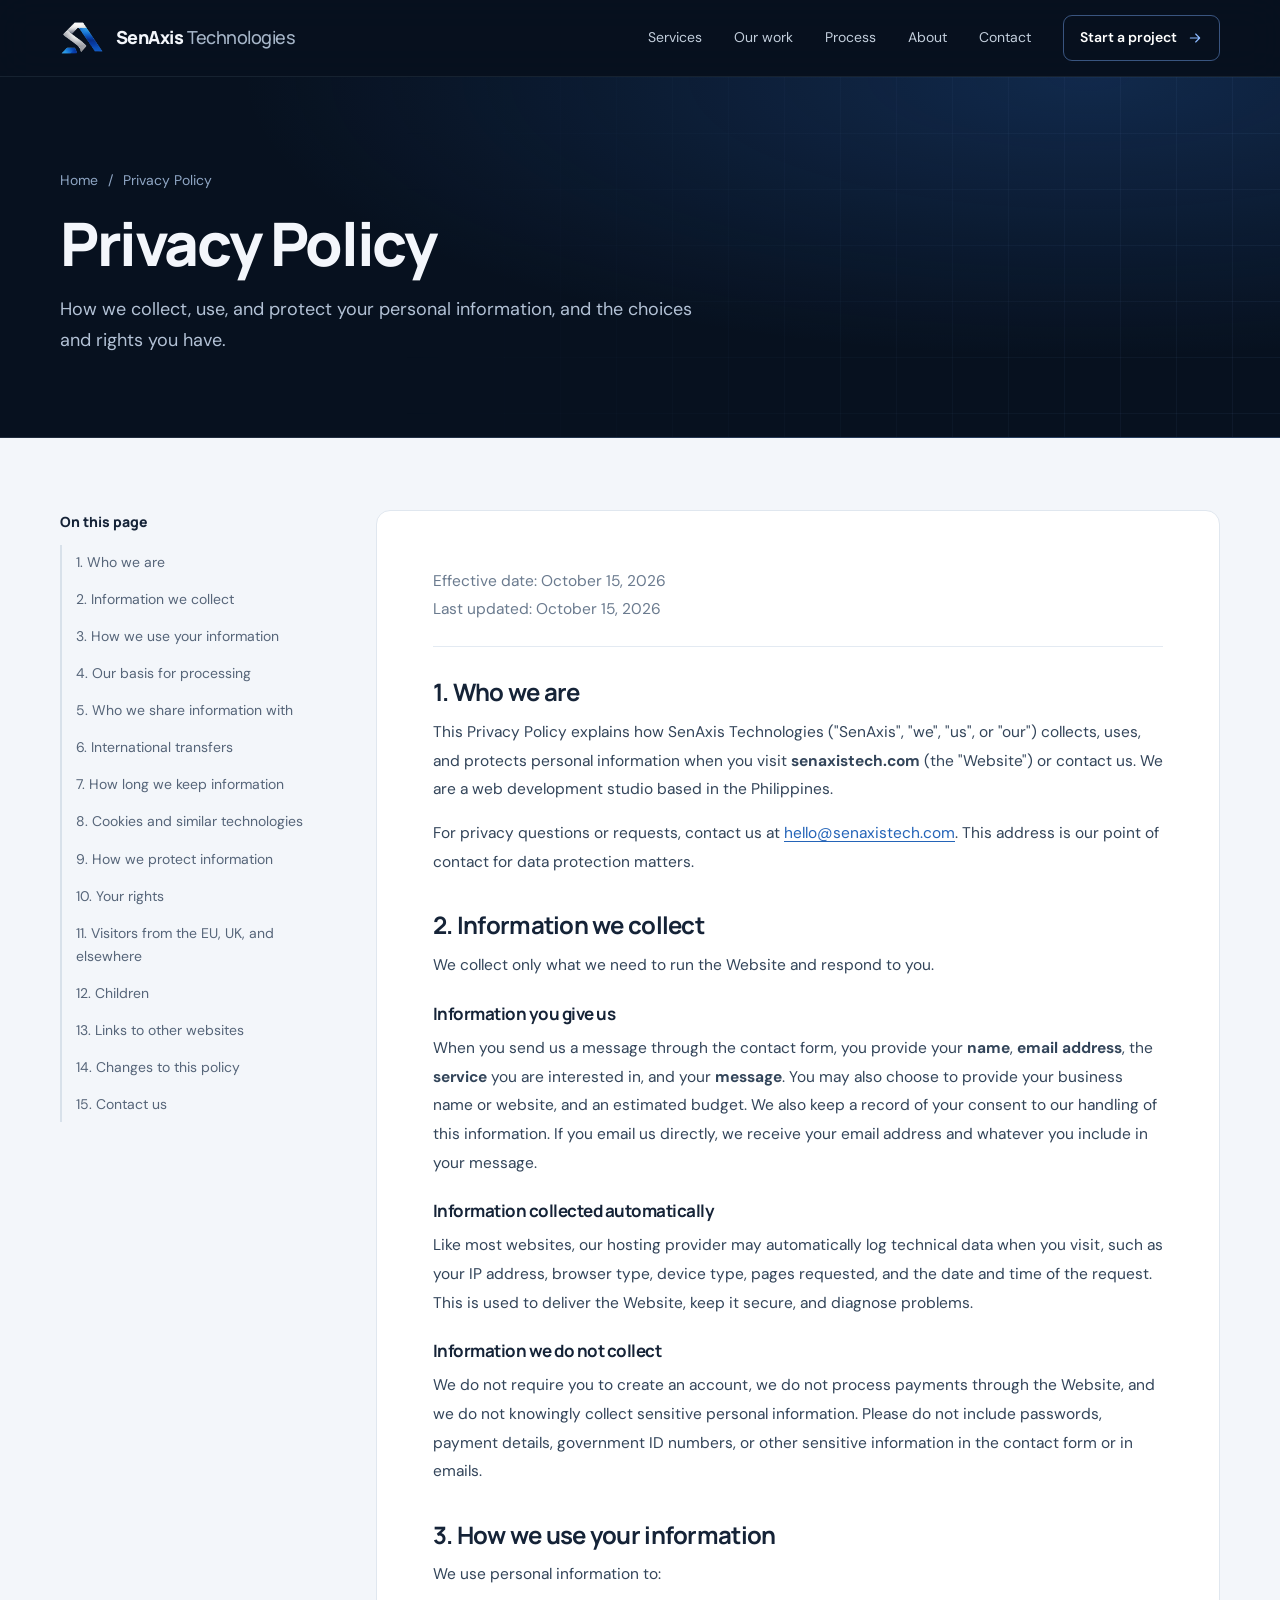
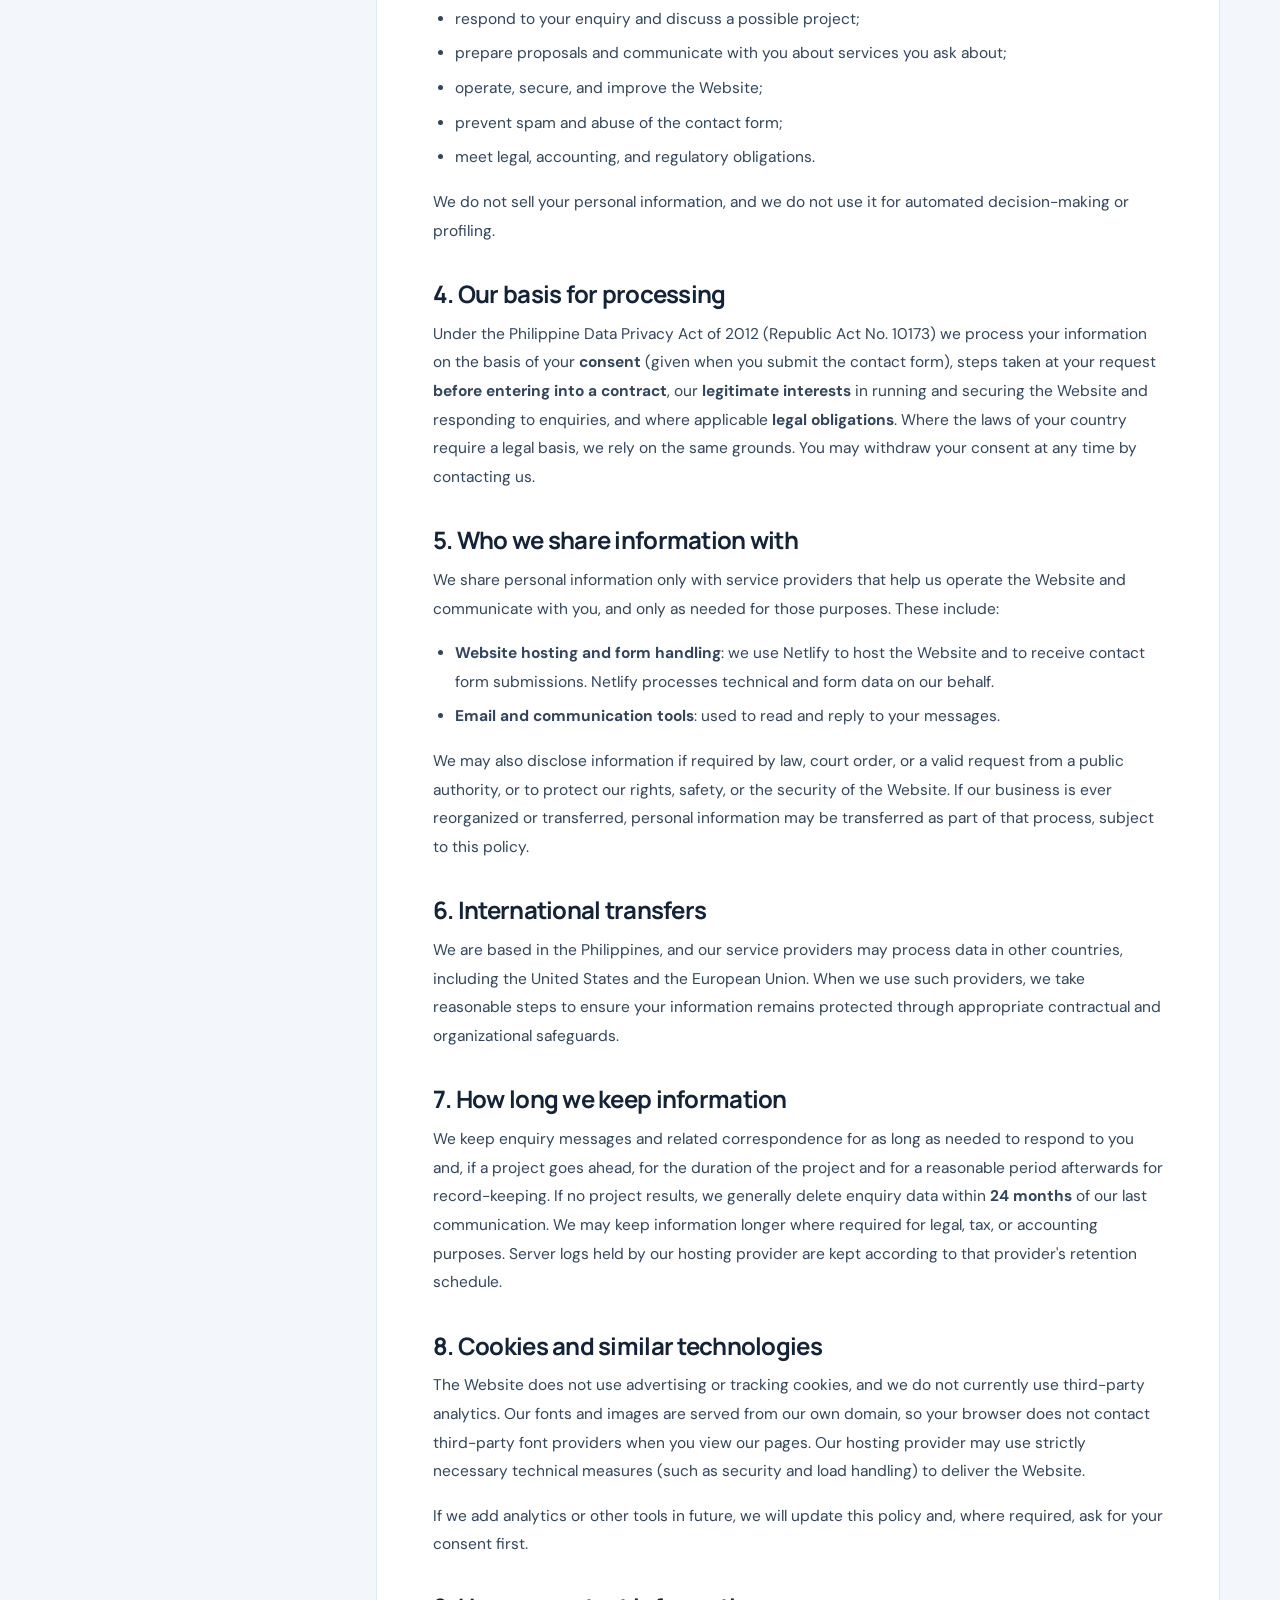
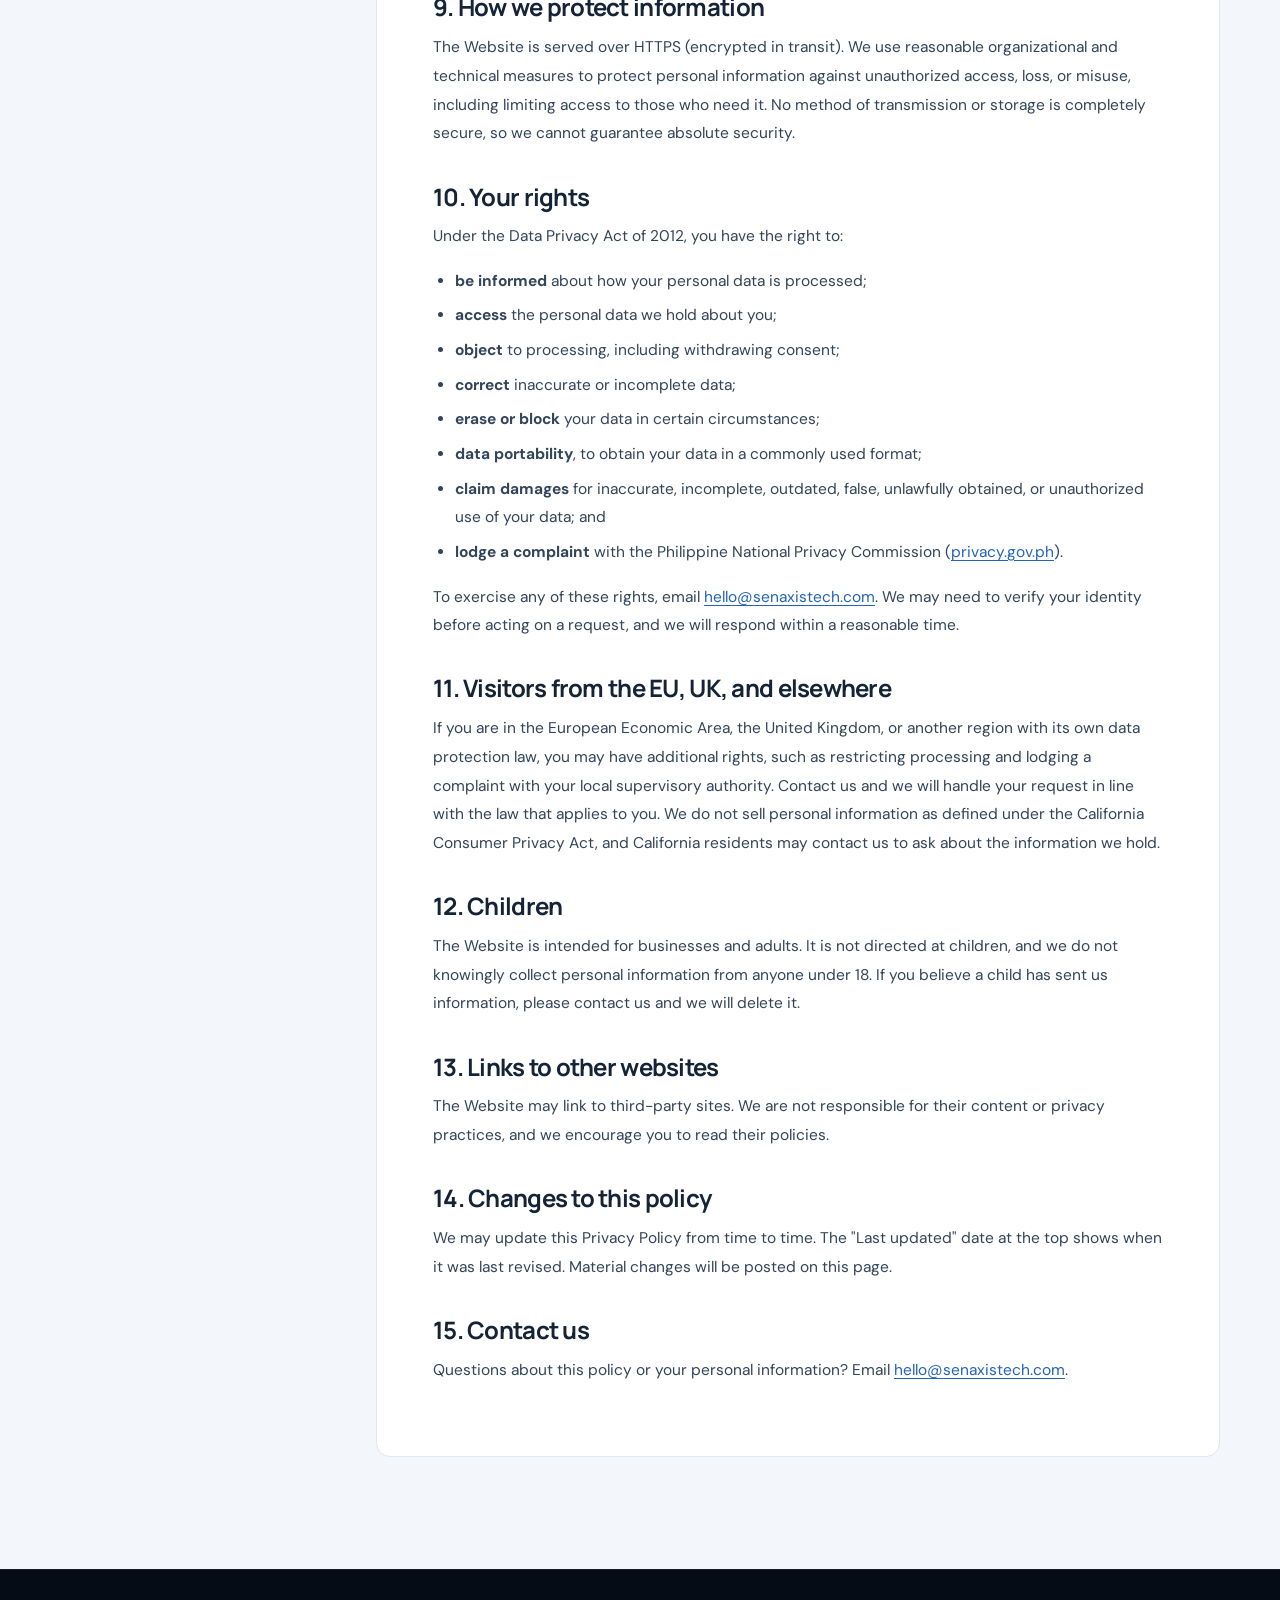
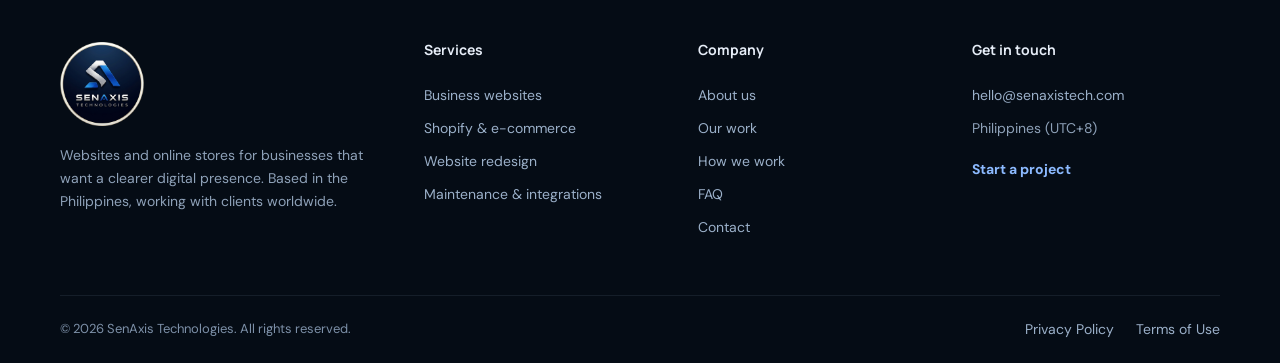
<file: privacy-policy.html>
<!doctype html>
<html lang="en">
<head>
<meta charset="utf-8">
<meta name="viewport" content="width=device-width, initial-scale=1">
<title>Privacy Policy | SenAxis Technologies</title>
<meta name="description" content="How SenAxis Technologies collects, uses and protects personal information, and your rights under the Philippine Data Privacy Act of 2012.">
<meta name="robots" content="index,follow,max-image-preview:large">
<meta name="theme-color" content="#07111f">
<link rel="canonical" href="https://senaxistech.com/privacy-policy.html">
<link rel="icon" href="assets/icons/favicon.ico" sizes="48x48">
<link rel="icon" type="image/png" sizes="192x192" href="assets/icons/favicon-192.png">
<link rel="icon" type="image/png" sizes="512x512" href="assets/icons/favicon-512.png">
<link rel="apple-touch-icon" href="assets/icons/apple-touch-icon.png">
<link rel="manifest" href="site.webmanifest">
<link rel="preload" href="assets/fonts/manrope-latin-wght-normal.woff2" as="font" type="font/woff2" crossorigin>
<link rel="preload" href="assets/fonts/dm-sans-latin-wght-normal.woff2" as="font" type="font/woff2" crossorigin>
<meta property="og:type" content="website">
<meta property="og:site_name" content="SenAxis Technologies">
<meta property="og:title" content="Privacy Policy | SenAxis Technologies">
<meta property="og:description" content="How SenAxis Technologies collects, uses and protects personal information, and your rights under the Philippine Data Privacy Act of 2012.">
<meta property="og:url" content="https://senaxistech.com/privacy-policy.html">
<meta property="og:image" content="https://senaxistech.com/assets/img/og-cover.png">
<meta property="og:image:width" content="1200"><meta property="og:image:height" content="630">
<meta property="og:image:alt" content="SenAxis Technologies logo on a dark blue background">
<meta name="twitter:card" content="summary_large_image">
<meta name="twitter:title" content="Privacy Policy | SenAxis Technologies">
<meta name="twitter:description" content="How SenAxis Technologies collects, uses and protects personal information, and your rights under the Philippine Data Privacy Act of 2012.">
<meta name="twitter:image" content="https://senaxistech.com/assets/img/og-cover.png">
<link rel="stylesheet" href="styles.css">
<script type="application/ld+json">{"@context":"https://schema.org","@graph":[{"@type":"Organization","@id":"https://senaxistech.com/#organization","name":"SenAxis Technologies","url":"https://senaxistech.com/","logo":{"@type":"ImageObject","url":"https://senaxistech.com/assets/img/logo.png","width":512,"height":512},"image":"https://senaxistech.com/assets/img/og-cover.png","email":"hello@senaxistech.com","description":"Web development studio building business websites, Shopify stores, website redesigns and ongoing support.","areaServed":"Worldwide","address":{"@type":"PostalAddress","addressCountry":"PH"},"contactPoint":{"@type":"ContactPoint","contactType":"customer support","email":"hello@senaxistech.com","availableLanguage":["English"]}},{"@type":"BreadcrumbList","itemListElement":[{"@type":"ListItem","position":1,"name":"Home","item":"https://senaxistech.com/"},{"@type":"ListItem","position":2,"name":"Privacy Policy","item":"https://senaxistech.com/privacy-policy.html"}]}]}</script>
</head>
<body class="page-sub page-legal">
<a class="skip-link" href="#main">Skip to main content</a>
<header class="site-header">
  <div class="container nav-wrap">
    <a class="brand" href="index.html" aria-label="SenAxis Technologies home">
      <img src="assets/img/logo-mark.png" width="311" height="241" alt="" class="brand-mark">
      <span class="brand-text">SenAxis <b>Technologies</b></span>
    </a>
    <button class="menu-toggle" type="button" aria-expanded="false" aria-controls="site-nav" aria-label="Open menu"><span></span><span></span></button>
    <nav class="main-nav" id="site-nav" aria-label="Main">
      <a href="index.html#services">Services</a><a href="index.html#work">Our work</a><a href="index.html#process">Process</a><a href="about.html">About</a><a href="index.html#contact">Contact</a>
      <a class="nav-cta" href="index.html#contact">Start a project <svg class="icon-sm" viewBox="0 0 24 24" fill="none" stroke="currentColor" stroke-width="1.7" stroke-linecap="round" stroke-linejoin="round" aria-hidden="true"><path d="M5 12h14M13 6l6 6-6 6"/></svg></a>
    </nav>
  </div>
</header>
<main id="main">
<section class="page-hero">
  <div class="container">
    <nav class="breadcrumb" aria-label="Breadcrumb"><a href="index.html">Home</a><span aria-hidden="true">/</span><span aria-current="page">Privacy Policy</span></nav>
    <h1>Privacy Policy</h1>
    <p class="page-lede">How we collect, use, and protect your personal information, and the choices and rights you have.</p>
  </div>
</section>
<section class="section legal-section"><div class="container legal-layout">
<aside class="legal-toc"><details open><summary>On this page</summary><ol><li><a href="#who">1. Who we are</a></li><li><a href="#collect">2. Information we collect</a></li><li><a href="#use">3. How we use your information</a></li><li><a href="#basis">4. Our basis for processing</a></li><li><a href="#sharing">5. Who we share information with</a></li><li><a href="#transfers">6. International transfers</a></li><li><a href="#retention">7. How long we keep information</a></li><li><a href="#cookies">8. Cookies and similar technologies</a></li><li><a href="#security">9. How we protect information</a></li><li><a href="#rights">10. Your rights</a></li><li><a href="#intl">11. Visitors from the EU, UK, and elsewhere</a></li><li><a href="#children">12. Children</a></li><li><a href="#links">13. Links to other websites</a></li><li><a href="#changes">14. Changes to this policy</a></li><li><a href="#contact">15. Contact us</a></li></ol></details></aside>
<article class="legal-doc"><p class="legal-meta">Effective date: October 15, 2026<br>Last updated: October 15, 2026</p><section id="who"><h2>1. Who we are</h2><p>This Privacy Policy explains how SenAxis Technologies ("SenAxis", "we", "us", or "our") collects, uses, and protects personal information when you visit <strong>senaxistech.com</strong> (the "Website") or contact us. We are a web development studio based in the Philippines.</p>
<p>For privacy questions or requests, contact us at <a href="mailto:hello@senaxistech.com">hello@senaxistech.com</a>. This address is our point of contact for data protection matters.</p></section><section id="collect"><h2>2. Information we collect</h2><p>We collect only what we need to run the Website and respond to you.</p>
<h3>Information you give us</h3>
<p>When you send us a message through the contact form, you provide your <strong>name</strong>, <strong>email address</strong>, the <strong>service</strong> you are interested in, and your <strong>message</strong>. You may also choose to provide your business name or website, and an estimated budget. We also keep a record of your consent to our handling of this information. If you email us directly, we receive your email address and whatever you include in your message.</p>
<h3>Information collected automatically</h3>
<p>Like most websites, our hosting provider may automatically log technical data when you visit, such as your IP address, browser type, device type, pages requested, and the date and time of the request. This is used to deliver the Website, keep it secure, and diagnose problems.</p>
<h3>Information we do not collect</h3>
<p>We do not require you to create an account, we do not process payments through the Website, and we do not knowingly collect sensitive personal information. Please do not include passwords, payment details, government ID numbers, or other sensitive information in the contact form or in emails.</p></section><section id="use"><h2>3. How we use your information</h2><p>We use personal information to:</p>
<ul><li>respond to your enquiry and discuss a possible project;</li><li>prepare proposals and communicate with you about services you ask about;</li><li>operate, secure, and improve the Website;</li><li>prevent spam and abuse of the contact form;</li><li>meet legal, accounting, and regulatory obligations.</li></ul>
<p>We do not sell your personal information, and we do not use it for automated decision-making or profiling.</p></section><section id="basis"><h2>4. Our basis for processing</h2><p>Under the Philippine Data Privacy Act of 2012 (Republic Act No. 10173) we process your information on the basis of your <strong>consent</strong> (given when you submit the contact form), steps taken at your request <strong>before entering into a contract</strong>, our <strong>legitimate interests</strong> in running and securing the Website and responding to enquiries, and where applicable <strong>legal obligations</strong>. Where the laws of your country require a legal basis, we rely on the same grounds. You may withdraw your consent at any time by contacting us.</p></section><section id="sharing"><h2>5. Who we share information with</h2><p>We share personal information only with service providers that help us operate the Website and communicate with you, and only as needed for those purposes. These include:</p>
<ul><li><strong>Website hosting and form handling</strong>: we use Netlify to host the Website and to receive contact form submissions. Netlify processes technical and form data on our behalf.</li><li><strong>Email and communication tools</strong>: used to read and reply to your messages.</li></ul>
<p>We may also disclose information if required by law, court order, or a valid request from a public authority, or to protect our rights, safety, or the security of the Website. If our business is ever reorganized or transferred, personal information may be transferred as part of that process, subject to this policy.</p></section><section id="transfers"><h2>6. International transfers</h2><p>We are based in the Philippines, and our service providers may process data in other countries, including the United States and the European Union. When we use such providers, we take reasonable steps to ensure your information remains protected through appropriate contractual and organizational safeguards.</p></section><section id="retention"><h2>7. How long we keep information</h2><p>We keep enquiry messages and related correspondence for as long as needed to respond to you and, if a project goes ahead, for the duration of the project and for a reasonable period afterwards for record-keeping. If no project results, we generally delete enquiry data within <strong>24 months</strong> of our last communication. We may keep information longer where required for legal, tax, or accounting purposes. Server logs held by our hosting provider are kept according to that provider's retention schedule.</p></section><section id="cookies"><h2>8. Cookies and similar technologies</h2><p>The Website does not use advertising or tracking cookies, and we do not currently use third-party analytics. Our fonts and images are served from our own domain, so your browser does not contact third-party font providers when you view our pages. Our hosting provider may use strictly necessary technical measures (such as security and load handling) to deliver the Website.</p>
<p>If we add analytics or other tools in future, we will update this policy and, where required, ask for your consent first.</p></section><section id="security"><h2>9. How we protect information</h2><p>The Website is served over HTTPS (encrypted in transit). We use reasonable organizational and technical measures to protect personal information against unauthorized access, loss, or misuse, including limiting access to those who need it. No method of transmission or storage is completely secure, so we cannot guarantee absolute security.</p></section><section id="rights"><h2>10. Your rights</h2><p>Under the Data Privacy Act of 2012, you have the right to:</p>
<ul><li><strong>be informed</strong> about how your personal data is processed;</li><li><strong>access</strong> the personal data we hold about you;</li><li><strong>object</strong> to processing, including withdrawing consent;</li><li><strong>correct</strong> inaccurate or incomplete data;</li><li><strong>erase or block</strong> your data in certain circumstances;</li><li><strong>data portability</strong>, to obtain your data in a commonly used format;</li><li><strong>claim damages</strong> for inaccurate, incomplete, outdated, false, unlawfully obtained, or unauthorized use of your data; and</li><li><strong>lodge a complaint</strong> with the Philippine National Privacy Commission (<a href="https://privacy.gov.ph" rel="noopener noreferrer">privacy.gov.ph</a>).</li></ul>
<p>To exercise any of these rights, email <a href="mailto:hello@senaxistech.com">hello@senaxistech.com</a>. We may need to verify your identity before acting on a request, and we will respond within a reasonable time.</p></section><section id="intl"><h2>11. Visitors from the EU, UK, and elsewhere</h2><p>If you are in the European Economic Area, the United Kingdom, or another region with its own data protection law, you may have additional rights, such as restricting processing and lodging a complaint with your local supervisory authority. Contact us and we will handle your request in line with the law that applies to you. We do not sell personal information as defined under the California Consumer Privacy Act, and California residents may contact us to ask about the information we hold.</p></section><section id="children"><h2>12. Children</h2><p>The Website is intended for businesses and adults. It is not directed at children, and we do not knowingly collect personal information from anyone under 18. If you believe a child has sent us information, please contact us and we will delete it.</p></section><section id="links"><h2>13. Links to other websites</h2><p>The Website may link to third-party sites. We are not responsible for their content or privacy practices, and we encourage you to read their policies.</p></section><section id="changes"><h2>14. Changes to this policy</h2><p>We may update this Privacy Policy from time to time. The "Last updated" date at the top shows when it was last revised. Material changes will be posted on this page.</p></section><section id="contact"><h2>15. Contact us</h2><p>Questions about this policy or your personal information? Email <a href="mailto:hello@senaxistech.com">hello@senaxistech.com</a>.</p></section></article>
</div></section>
</main>
<footer class="site-footer">
  <div class="container footer-grid">
    <div class="footer-brand">
      <a class="brand" href="index.html" aria-label="SenAxis Technologies home"><img src="assets/img/logo-256.png" width="256" height="256" alt="SenAxis Technologies logo" class="footer-logo" loading="lazy"></a>
      <p>Websites and online stores for businesses that want a clearer digital presence. Based in the Philippines, working with clients worldwide.</p>
    </div>
    <nav aria-label="Services"><h2>Services</h2>
      <a href="index.html#services">Business websites</a><a href="index.html#services">Shopify &amp; e-commerce</a><a href="index.html#services">Website redesign</a><a href="index.html#services">Maintenance &amp; integrations</a></nav>
    <nav aria-label="Company"><h2>Company</h2>
      <a href="about.html">About us</a><a href="index.html#work">Our work</a><a href="index.html#process">How we work</a><a href="index.html#faq">FAQ</a><a href="index.html#contact">Contact</a></nav>
    <div><h2>Get in touch</h2>
      <a href="mailto:hello@senaxistech.com">hello@senaxistech.com</a><span class="footer-note">Philippines (UTC+8)</span><a class="footer-cta" href="index.html#contact">Start a project</a></div>
  </div>
  <div class="container footer-bottom">
    <span>&copy; <span data-year>2026</span> SenAxis Technologies. All rights reserved.</span>
    <nav aria-label="Legal"><a href="privacy-policy.html">Privacy Policy</a><a href="terms-of-use.html">Terms of Use</a></nav>
  </div>
</footer>
<script src="script.js" defer></script>
</body>
</html>
</file>
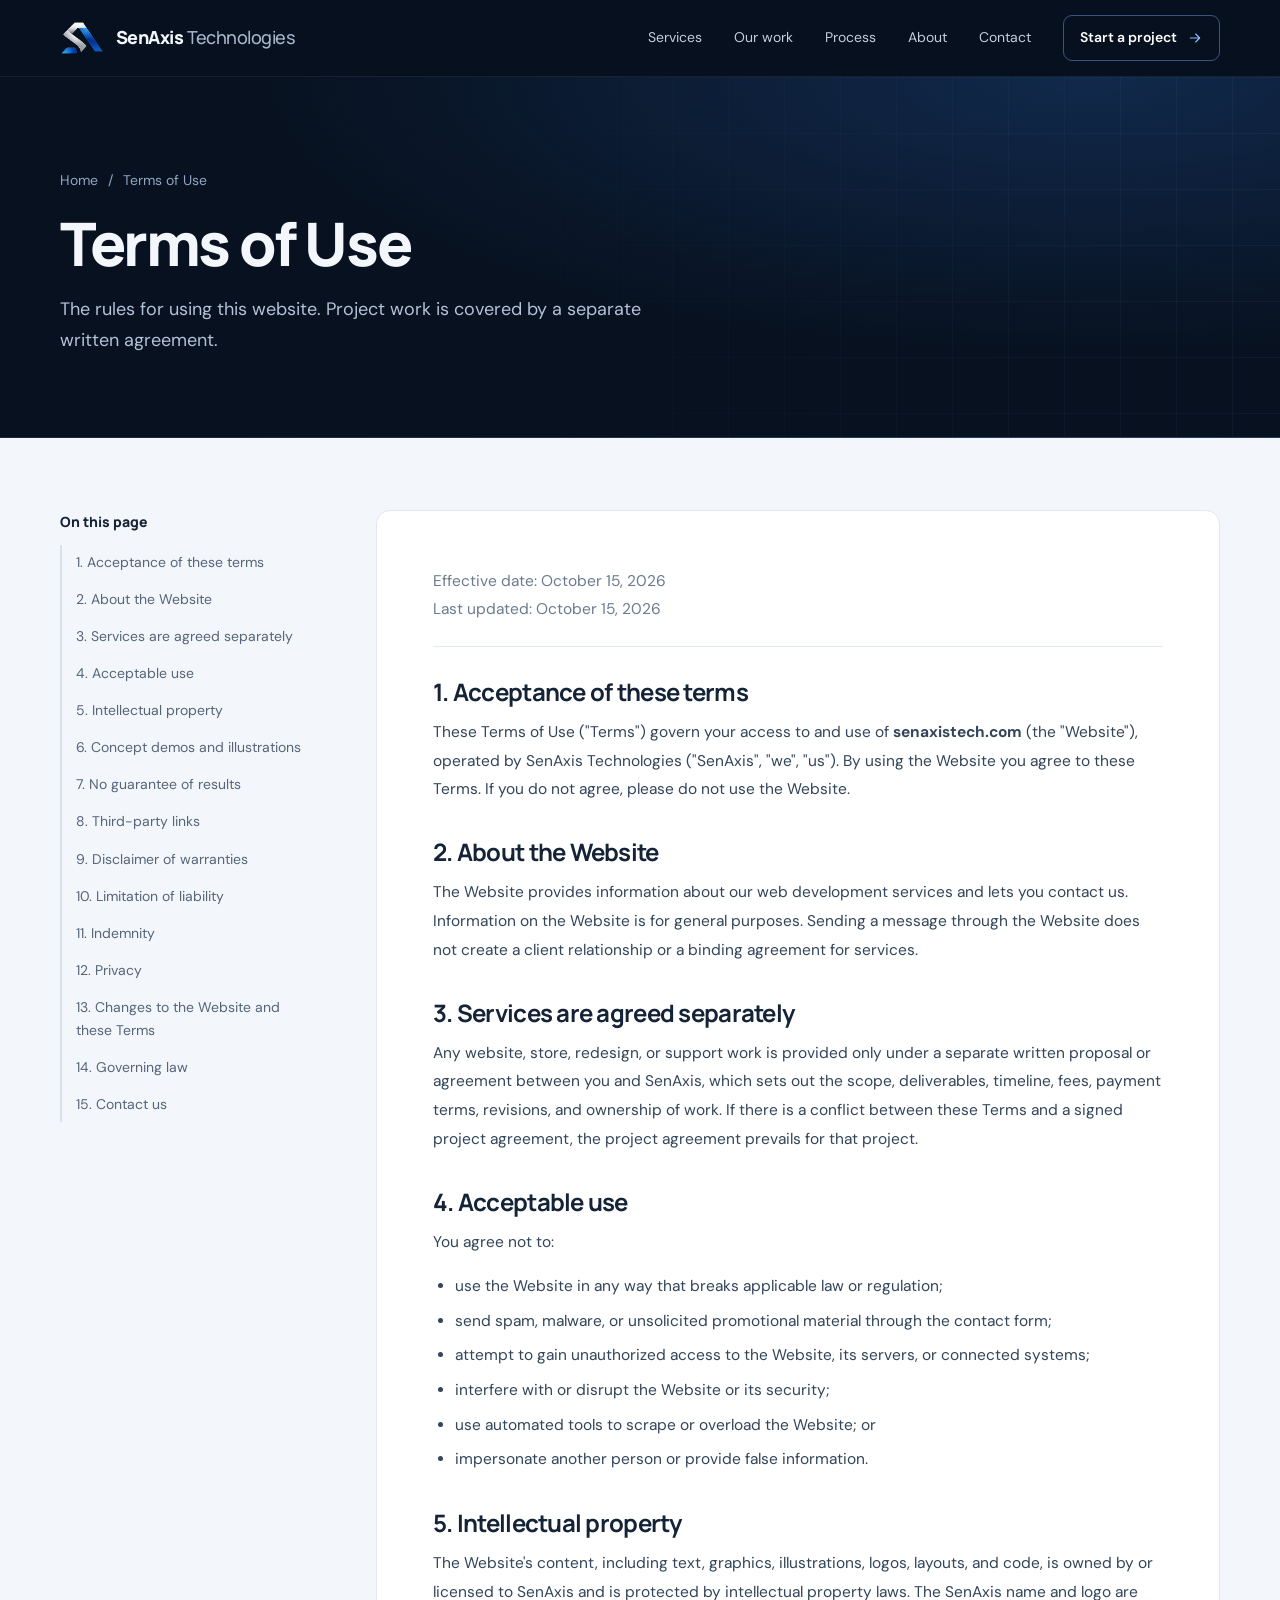
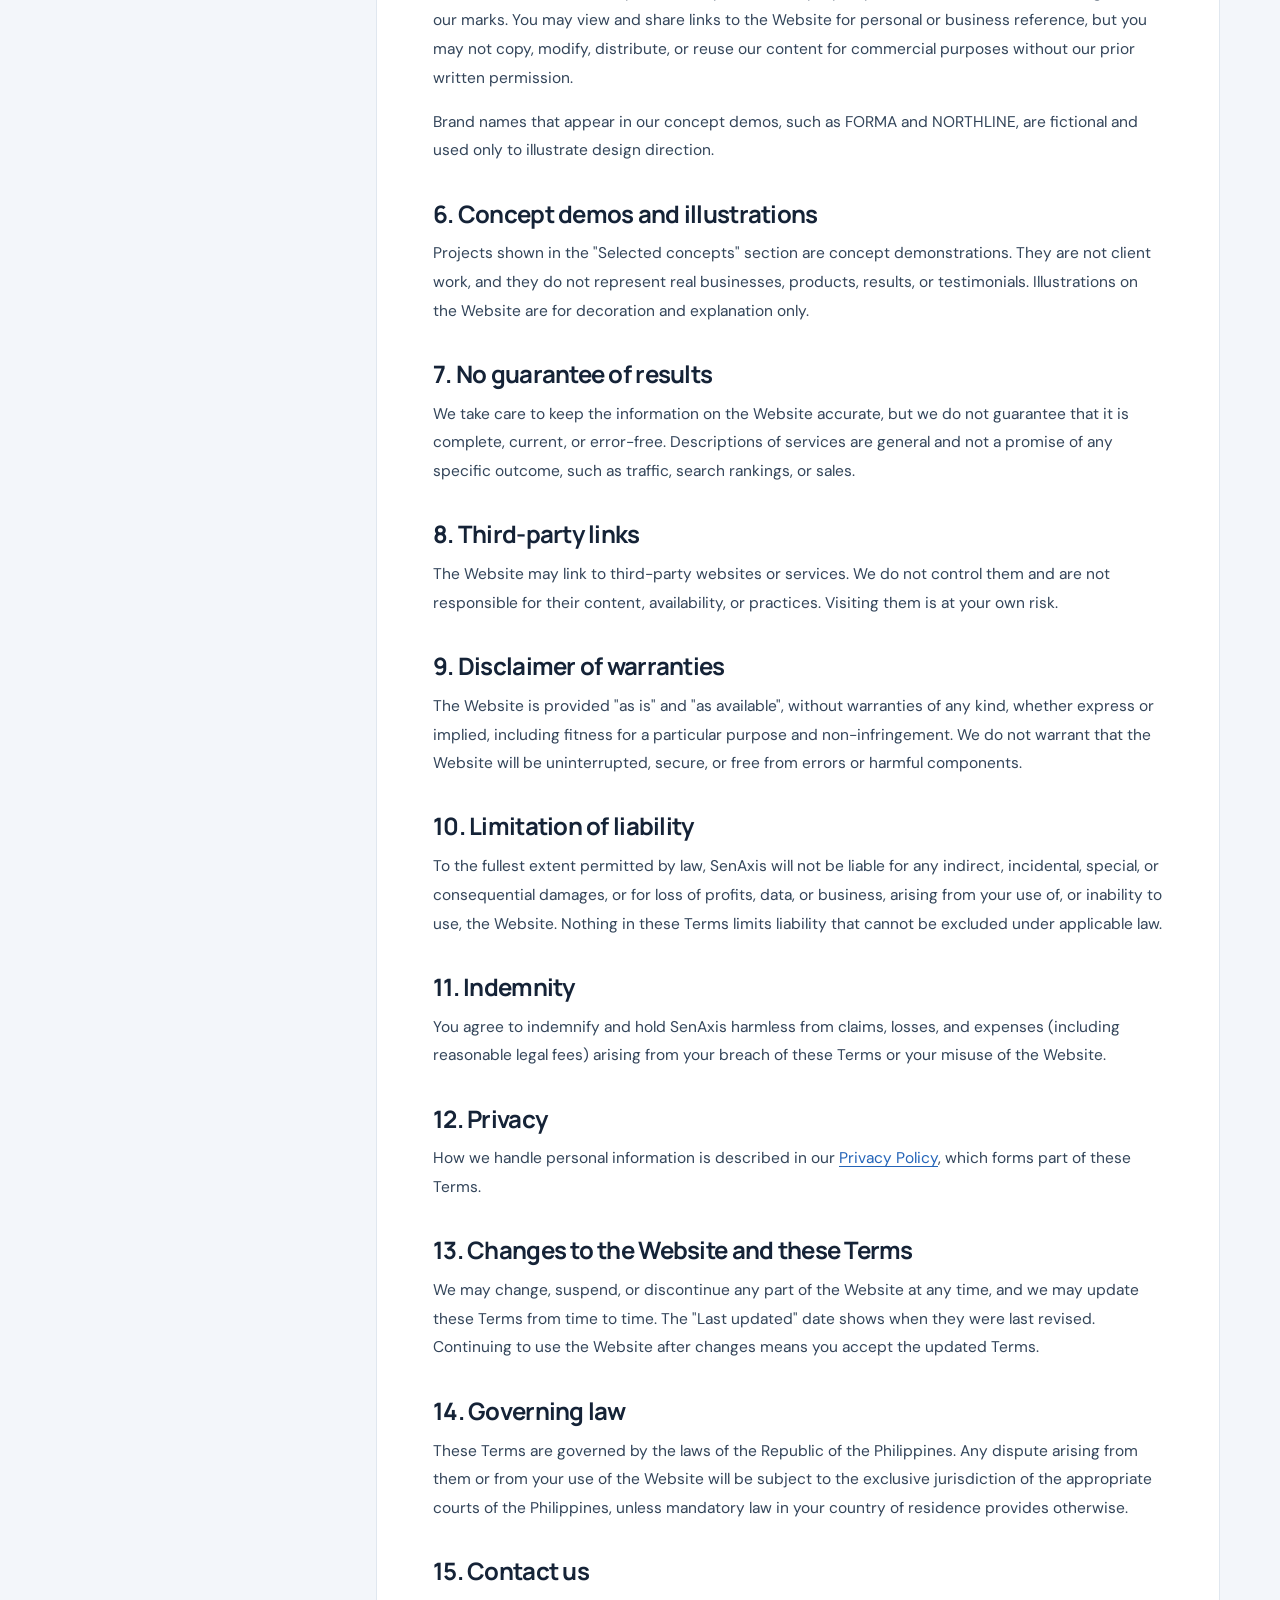
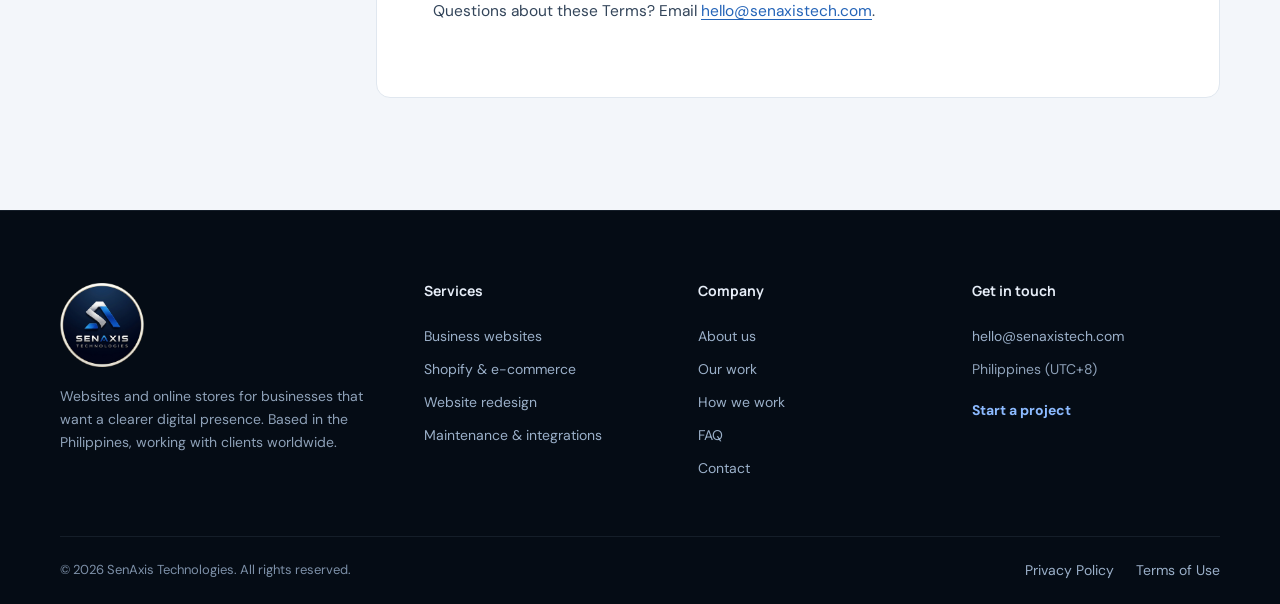
<file: terms-of-use.html>
<!doctype html>
<html lang="en">
<head>
<meta charset="utf-8">
<meta name="viewport" content="width=device-width, initial-scale=1">
<title>Terms of Use | SenAxis Technologies</title>
<meta name="description" content="The terms that apply when you use the SenAxis Technologies website, including acceptable use, intellectual property, disclaimers and governing law.">
<meta name="robots" content="index,follow,max-image-preview:large">
<meta name="theme-color" content="#07111f">
<link rel="canonical" href="https://senaxistech.com/terms-of-use.html">
<link rel="icon" href="assets/icons/favicon.ico" sizes="48x48">
<link rel="icon" type="image/png" sizes="192x192" href="assets/icons/favicon-192.png">
<link rel="icon" type="image/png" sizes="512x512" href="assets/icons/favicon-512.png">
<link rel="apple-touch-icon" href="assets/icons/apple-touch-icon.png">
<link rel="manifest" href="site.webmanifest">
<link rel="preload" href="assets/fonts/manrope-latin-wght-normal.woff2" as="font" type="font/woff2" crossorigin>
<link rel="preload" href="assets/fonts/dm-sans-latin-wght-normal.woff2" as="font" type="font/woff2" crossorigin>
<meta property="og:type" content="website">
<meta property="og:site_name" content="SenAxis Technologies">
<meta property="og:title" content="Terms of Use | SenAxis Technologies">
<meta property="og:description" content="The terms that apply when you use the SenAxis Technologies website, including acceptable use, intellectual property, disclaimers and governing law.">
<meta property="og:url" content="https://senaxistech.com/terms-of-use.html">
<meta property="og:image" content="https://senaxistech.com/assets/img/og-cover.png">
<meta property="og:image:width" content="1200"><meta property="og:image:height" content="630">
<meta property="og:image:alt" content="SenAxis Technologies logo on a dark blue background">
<meta name="twitter:card" content="summary_large_image">
<meta name="twitter:title" content="Terms of Use | SenAxis Technologies">
<meta name="twitter:description" content="The terms that apply when you use the SenAxis Technologies website, including acceptable use, intellectual property, disclaimers and governing law.">
<meta name="twitter:image" content="https://senaxistech.com/assets/img/og-cover.png">
<link rel="stylesheet" href="styles.css">
<script type="application/ld+json">{"@context":"https://schema.org","@graph":[{"@type":"Organization","@id":"https://senaxistech.com/#organization","name":"SenAxis Technologies","url":"https://senaxistech.com/","logo":{"@type":"ImageObject","url":"https://senaxistech.com/assets/img/logo.png","width":512,"height":512},"image":"https://senaxistech.com/assets/img/og-cover.png","email":"hello@senaxistech.com","description":"Web development studio building business websites, Shopify stores, website redesigns and ongoing support.","areaServed":"Worldwide","address":{"@type":"PostalAddress","addressCountry":"PH"},"contactPoint":{"@type":"ContactPoint","contactType":"customer support","email":"hello@senaxistech.com","availableLanguage":["English"]}},{"@type":"BreadcrumbList","itemListElement":[{"@type":"ListItem","position":1,"name":"Home","item":"https://senaxistech.com/"},{"@type":"ListItem","position":2,"name":"Terms of Use","item":"https://senaxistech.com/terms-of-use.html"}]}]}</script>
</head>
<body class="page-sub page-legal">
<a class="skip-link" href="#main">Skip to main content</a>
<header class="site-header">
  <div class="container nav-wrap">
    <a class="brand" href="index.html" aria-label="SenAxis Technologies home">
      <img src="assets/img/logo-mark.png" width="311" height="241" alt="" class="brand-mark">
      <span class="brand-text">SenAxis <b>Technologies</b></span>
    </a>
    <button class="menu-toggle" type="button" aria-expanded="false" aria-controls="site-nav" aria-label="Open menu"><span></span><span></span></button>
    <nav class="main-nav" id="site-nav" aria-label="Main">
      <a href="index.html#services">Services</a><a href="index.html#work">Our work</a><a href="index.html#process">Process</a><a href="about.html">About</a><a href="index.html#contact">Contact</a>
      <a class="nav-cta" href="index.html#contact">Start a project <svg class="icon-sm" viewBox="0 0 24 24" fill="none" stroke="currentColor" stroke-width="1.7" stroke-linecap="round" stroke-linejoin="round" aria-hidden="true"><path d="M5 12h14M13 6l6 6-6 6"/></svg></a>
    </nav>
  </div>
</header>
<main id="main">
<section class="page-hero">
  <div class="container">
    <nav class="breadcrumb" aria-label="Breadcrumb"><a href="index.html">Home</a><span aria-hidden="true">/</span><span aria-current="page">Terms of Use</span></nav>
    <h1>Terms of Use</h1>
    <p class="page-lede">The rules for using this website. Project work is covered by a separate written agreement.</p>
  </div>
</section>
<section class="section legal-section"><div class="container legal-layout">
<aside class="legal-toc"><details open><summary>On this page</summary><ol><li><a href="#accept">1. Acceptance of these terms</a></li><li><a href="#about">2. About the Website</a></li><li><a href="#services">3. Services are agreed separately</a></li><li><a href="#use">4. Acceptable use</a></li><li><a href="#ip">5. Intellectual property</a></li><li><a href="#demos">6. Concept demos and illustrations</a></li><li><a href="#info">7. No guarantee of results</a></li><li><a href="#links">8. Third-party links</a></li><li><a href="#disclaimer">9. Disclaimer of warranties</a></li><li><a href="#liability">10. Limitation of liability</a></li><li><a href="#indemnity">11. Indemnity</a></li><li><a href="#privacy">12. Privacy</a></li><li><a href="#changes">13. Changes to the Website and these Terms</a></li><li><a href="#law">14. Governing law</a></li><li><a href="#contact">15. Contact us</a></li></ol></details></aside>
<article class="legal-doc"><p class="legal-meta">Effective date: October 15, 2026<br>Last updated: October 15, 2026</p><section id="accept"><h2>1. Acceptance of these terms</h2><p>These Terms of Use ("Terms") govern your access to and use of <strong>senaxistech.com</strong> (the "Website"), operated by SenAxis Technologies ("SenAxis", "we", "us"). By using the Website you agree to these Terms. If you do not agree, please do not use the Website.</p></section><section id="about"><h2>2. About the Website</h2><p>The Website provides information about our web development services and lets you contact us. Information on the Website is for general purposes. Sending a message through the Website does not create a client relationship or a binding agreement for services.</p></section><section id="services"><h2>3. Services are agreed separately</h2><p>Any website, store, redesign, or support work is provided only under a separate written proposal or agreement between you and SenAxis, which sets out the scope, deliverables, timeline, fees, payment terms, revisions, and ownership of work. If there is a conflict between these Terms and a signed project agreement, the project agreement prevails for that project.</p></section><section id="use"><h2>4. Acceptable use</h2><p>You agree not to:</p>
<ul><li>use the Website in any way that breaks applicable law or regulation;</li><li>send spam, malware, or unsolicited promotional material through the contact form;</li><li>attempt to gain unauthorized access to the Website, its servers, or connected systems;</li><li>interfere with or disrupt the Website or its security;</li><li>use automated tools to scrape or overload the Website; or</li><li>impersonate another person or provide false information.</li></ul></section><section id="ip"><h2>5. Intellectual property</h2><p>The Website's content, including text, graphics, illustrations, logos, layouts, and code, is owned by or licensed to SenAxis and is protected by intellectual property laws. The SenAxis name and logo are our marks. You may view and share links to the Website for personal or business reference, but you may not copy, modify, distribute, or reuse our content for commercial purposes without our prior written permission.</p>
<p>Brand names that appear in our concept demos, such as FORMA and NORTHLINE, are fictional and used only to illustrate design direction.</p></section><section id="demos"><h2>6. Concept demos and illustrations</h2><p>Projects shown in the "Selected concepts" section are concept demonstrations. They are not client work, and they do not represent real businesses, products, results, or testimonials. Illustrations on the Website are for decoration and explanation only.</p></section><section id="info"><h2>7. No guarantee of results</h2><p>We take care to keep the information on the Website accurate, but we do not guarantee that it is complete, current, or error-free. Descriptions of services are general and not a promise of any specific outcome, such as traffic, search rankings, or sales.</p></section><section id="links"><h2>8. Third-party links</h2><p>The Website may link to third-party websites or services. We do not control them and are not responsible for their content, availability, or practices. Visiting them is at your own risk.</p></section><section id="disclaimer"><h2>9. Disclaimer of warranties</h2><p>The Website is provided "as is" and "as available", without warranties of any kind, whether express or implied, including fitness for a particular purpose and non-infringement. We do not warrant that the Website will be uninterrupted, secure, or free from errors or harmful components.</p></section><section id="liability"><h2>10. Limitation of liability</h2><p>To the fullest extent permitted by law, SenAxis will not be liable for any indirect, incidental, special, or consequential damages, or for loss of profits, data, or business, arising from your use of, or inability to use, the Website. Nothing in these Terms limits liability that cannot be excluded under applicable law.</p></section><section id="indemnity"><h2>11. Indemnity</h2><p>You agree to indemnify and hold SenAxis harmless from claims, losses, and expenses (including reasonable legal fees) arising from your breach of these Terms or your misuse of the Website.</p></section><section id="privacy"><h2>12. Privacy</h2><p>How we handle personal information is described in our <a href="privacy-policy.html">Privacy Policy</a>, which forms part of these Terms.</p></section><section id="changes"><h2>13. Changes to the Website and these Terms</h2><p>We may change, suspend, or discontinue any part of the Website at any time, and we may update these Terms from time to time. The "Last updated" date shows when they were last revised. Continuing to use the Website after changes means you accept the updated Terms.</p></section><section id="law"><h2>14. Governing law</h2><p>These Terms are governed by the laws of the Republic of the Philippines. Any dispute arising from them or from your use of the Website will be subject to the exclusive jurisdiction of the appropriate courts of the Philippines, unless mandatory law in your country of residence provides otherwise.</p></section><section id="contact"><h2>15. Contact us</h2><p>Questions about these Terms? Email <a href="mailto:hello@senaxistech.com">hello@senaxistech.com</a>.</p></section></article>
</div></section>
</main>
<footer class="site-footer">
  <div class="container footer-grid">
    <div class="footer-brand">
      <a class="brand" href="index.html" aria-label="SenAxis Technologies home"><img src="assets/img/logo-256.png" width="256" height="256" alt="SenAxis Technologies logo" class="footer-logo" loading="lazy"></a>
      <p>Websites and online stores for businesses that want a clearer digital presence. Based in the Philippines, working with clients worldwide.</p>
    </div>
    <nav aria-label="Services"><h2>Services</h2>
      <a href="index.html#services">Business websites</a><a href="index.html#services">Shopify &amp; e-commerce</a><a href="index.html#services">Website redesign</a><a href="index.html#services">Maintenance &amp; integrations</a></nav>
    <nav aria-label="Company"><h2>Company</h2>
      <a href="about.html">About us</a><a href="index.html#work">Our work</a><a href="index.html#process">How we work</a><a href="index.html#faq">FAQ</a><a href="index.html#contact">Contact</a></nav>
    <div><h2>Get in touch</h2>
      <a href="mailto:hello@senaxistech.com">hello@senaxistech.com</a><span class="footer-note">Philippines (UTC+8)</span><a class="footer-cta" href="index.html#contact">Start a project</a></div>
  </div>
  <div class="container footer-bottom">
    <span>&copy; <span data-year>2026</span> SenAxis Technologies. All rights reserved.</span>
    <nav aria-label="Legal"><a href="privacy-policy.html">Privacy Policy</a><a href="terms-of-use.html">Terms of Use</a></nav>
  </div>
</footer>
<script src="script.js" defer></script>
</body>
</html>
</file>
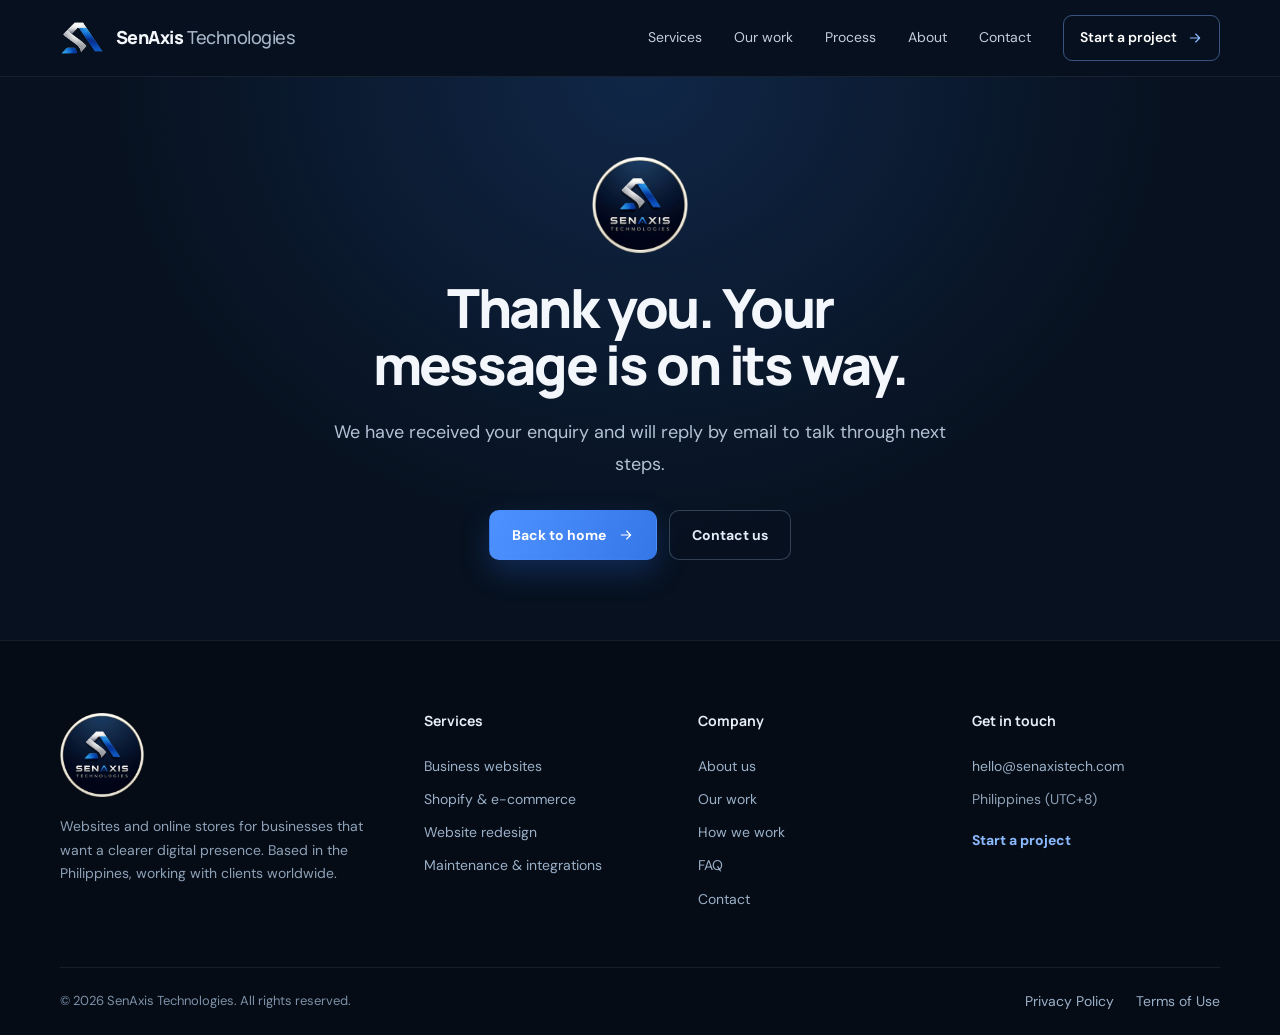
<file: thank-you.html>
<!doctype html>
<html lang="en">
<head>
<meta charset="utf-8">
<meta name="viewport" content="width=device-width, initial-scale=1">
<title>Thank you | SenAxis Technologies</title>
<meta name="description" content="Thanks for contacting SenAxis Technologies.">
<meta name="robots" content="noindex,follow">
<meta name="theme-color" content="#07111f">
<link rel="canonical" href="https://senaxistech.com/thank-you.html">
<link rel="icon" href="assets/icons/favicon.ico" sizes="48x48">
<link rel="icon" type="image/png" sizes="192x192" href="assets/icons/favicon-192.png">
<link rel="icon" type="image/png" sizes="512x512" href="assets/icons/favicon-512.png">
<link rel="apple-touch-icon" href="assets/icons/apple-touch-icon.png">
<link rel="manifest" href="site.webmanifest">
<link rel="preload" href="assets/fonts/manrope-latin-wght-normal.woff2" as="font" type="font/woff2" crossorigin>
<link rel="preload" href="assets/fonts/dm-sans-latin-wght-normal.woff2" as="font" type="font/woff2" crossorigin>
<meta property="og:type" content="website">
<meta property="og:site_name" content="SenAxis Technologies">
<meta property="og:title" content="Thank you | SenAxis Technologies">
<meta property="og:description" content="Thanks for contacting SenAxis Technologies.">
<meta property="og:url" content="https://senaxistech.com/thank-you.html">
<meta property="og:image" content="https://senaxistech.com/assets/img/og-cover.png">
<meta property="og:image:width" content="1200"><meta property="og:image:height" content="630">
<meta property="og:image:alt" content="SenAxis Technologies logo on a dark blue background">
<meta name="twitter:card" content="summary_large_image">
<meta name="twitter:title" content="Thank you | SenAxis Technologies">
<meta name="twitter:description" content="Thanks for contacting SenAxis Technologies.">
<meta name="twitter:image" content="https://senaxistech.com/assets/img/og-cover.png">
<link rel="stylesheet" href="styles.css">

</head>
<body class="page-sub page-simple">
<a class="skip-link" href="#main">Skip to main content</a>
<header class="site-header">
  <div class="container nav-wrap">
    <a class="brand" href="index.html" aria-label="SenAxis Technologies home">
      <img src="assets/img/logo-mark.png" width="311" height="241" alt="" class="brand-mark">
      <span class="brand-text">SenAxis <b>Technologies</b></span>
    </a>
    <button class="menu-toggle" type="button" aria-expanded="false" aria-controls="site-nav" aria-label="Open menu"><span></span><span></span></button>
    <nav class="main-nav" id="site-nav" aria-label="Main">
      <a href="index.html#services">Services</a><a href="index.html#work">Our work</a><a href="index.html#process">Process</a><a href="about.html">About</a><a href="index.html#contact">Contact</a>
      <a class="nav-cta" href="index.html#contact">Start a project <svg class="icon-sm" viewBox="0 0 24 24" fill="none" stroke="currentColor" stroke-width="1.7" stroke-linecap="round" stroke-linejoin="round" aria-hidden="true"><path d="M5 12h14M13 6l6 6-6 6"/></svg></a>
    </nav>
  </div>
</header>
<main id="main" class="simple-main">
<div class="container simple-inner">
  <img src="assets/img/logo-256.png" width="256" height="256" alt="" class="simple-logo">
  <h1>Thank you. Your message is on its way.</h1>
  <p class="page-lede">We have received your enquiry and will reply by email to talk through next steps.</p>
  <div class="hero-actions"><a class="button button-primary" href="index.html">Back to home <svg class="icon-sm" viewBox="0 0 24 24" fill="none" stroke="currentColor" stroke-width="1.7" stroke-linecap="round" stroke-linejoin="round" aria-hidden="true"><path d="M5 12h14M13 6l6 6-6 6"/></svg></a><a class="button button-ghost" href="index.html#contact">Contact us</a></div>
</div>
</main>
<footer class="site-footer">
  <div class="container footer-grid">
    <div class="footer-brand">
      <a class="brand" href="index.html" aria-label="SenAxis Technologies home"><img src="assets/img/logo-256.png" width="256" height="256" alt="SenAxis Technologies logo" class="footer-logo" loading="lazy"></a>
      <p>Websites and online stores for businesses that want a clearer digital presence. Based in the Philippines, working with clients worldwide.</p>
    </div>
    <nav aria-label="Services"><h2>Services</h2>
      <a href="index.html#services">Business websites</a><a href="index.html#services">Shopify &amp; e-commerce</a><a href="index.html#services">Website redesign</a><a href="index.html#services">Maintenance &amp; integrations</a></nav>
    <nav aria-label="Company"><h2>Company</h2>
      <a href="about.html">About us</a><a href="index.html#work">Our work</a><a href="index.html#process">How we work</a><a href="index.html#faq">FAQ</a><a href="index.html#contact">Contact</a></nav>
    <div><h2>Get in touch</h2>
      <a href="mailto:hello@senaxistech.com">hello@senaxistech.com</a><span class="footer-note">Philippines (UTC+8)</span><a class="footer-cta" href="index.html#contact">Start a project</a></div>
  </div>
  <div class="container footer-bottom">
    <span>&copy; <span data-year>2026</span> SenAxis Technologies. All rights reserved.</span>
    <nav aria-label="Legal"><a href="privacy-policy.html">Privacy Policy</a><a href="terms-of-use.html">Terms of Use</a></nav>
  </div>
</footer>
<script src="script.js" defer></script>
</body>
</html>
</file>
<file: styles.css>
/* SenAxis Technologies — site styles */
@font-face{font-family:'Manrope';font-style:normal;font-weight:200 800;font-display:swap;src:url(assets/fonts/manrope-latin-wght-normal.woff2) format('woff2-variations');unicode-range:U+0000-00FF,U+0131,U+0152-0153,U+02BB-02BC,U+02C6,U+02DA,U+02DC,U+2000-206F,U+20AC,U+2122,U+2191,U+2193,U+2212,U+2215,U+FEFF,U+FFFD}
@font-face{font-family:'Manrope';font-style:normal;font-weight:200 800;font-display:swap;src:url(assets/fonts/manrope-latin-ext-wght-normal.woff2) format('woff2-variations');unicode-range:U+0100-02BA,U+02BD-02C5,U+02C7-02CC,U+02CE-02D7,U+02DD-02FF,U+1D00-1DBF,U+1E00-1E9F,U+1EF2-1EFF,U+20A0-20AB,U+20AD-20C0,U+2113,U+2C60-2C7F,U+A720-A7FF}
@font-face{font-family:'DM Sans';font-style:normal;font-weight:100 1000;font-display:swap;src:url(assets/fonts/dm-sans-latin-wght-normal.woff2) format('woff2-variations');unicode-range:U+0000-00FF,U+0131,U+0152-0153,U+02BB-02BC,U+02C6,U+02DA,U+02DC,U+2000-206F,U+20AC,U+2122,U+2191,U+2193,U+2212,U+2215,U+FEFF,U+FFFD}
@font-face{font-family:'DM Sans';font-style:normal;font-weight:100 1000;font-display:swap;src:url(assets/fonts/dm-sans-latin-ext-wght-normal.woff2) format('woff2-variations');unicode-range:U+0100-02BA,U+02BD-02C5,U+02C7-02CC,U+02CE-02D7,U+02DD-02FF,U+1D00-1DBF,U+1E00-1E9F,U+1EF2-1EFF,U+20A0-20AB,U+20AD-20C0,U+2113,U+2C60-2C7F,U+A720-A7FF}

:root{--bg:#07111f;--bg2:#0b1728;--panel:#0e1d30;--ink:#f3f6fb;--muted:#a3b2c5;--line:rgba(163,185,214,.16);--blue:#4d91ff;--blue2:#8cbaff;--blue-deep:#2464b8;--light:#f3f6fa;--tint:#eaf0f6;--lightink:#152337;--lightmuted:#566579;--green:#3ccf91;--font:'DM Sans',system-ui,-apple-system,'Segoe UI',Roboto,sans-serif;--display:'Manrope','DM Sans',system-ui,sans-serif;--r:14px}
*{box-sizing:border-box}
html{scroll-behavior:smooth;scroll-padding-top:90px;-webkit-text-size-adjust:100%}
body{margin:0;background:var(--bg);color:var(--ink);font-family:var(--font);font-size:16px;line-height:1.65;-webkit-font-smoothing:antialiased}
img{max-width:100%;height:auto;display:block}
a{color:inherit;text-decoration:none}
button,input,textarea,select{font:inherit}
h1,h2,h3,h4,p,ul,ol,figure{margin-top:0}
h1,h2,h3{font-family:var(--display);letter-spacing:-.03em;text-wrap:balance}
:focus-visible{outline:2px solid var(--blue2);outline-offset:3px;border-radius:4px}
.container{width:min(1160px,calc(100% - 48px));margin-inline:auto}
.section{position:relative;padding:112px 0}
.icon{width:24px;height:24px}.icon-sm{width:16px;height:16px;flex:none}
.skip-link{position:absolute;left:-999px;top:8px;z-index:1000;background:#fff;color:#111;padding:12px 16px;border-radius:6px}.skip-link:focus{left:8px}
.hidden{display:none}

/* header */
.site-header{position:sticky;top:0;z-index:100;background:rgba(7,17,31,.86);backdrop-filter:blur(18px);-webkit-backdrop-filter:blur(18px);border-bottom:1px solid rgba(163,185,214,.1)}
.nav-wrap{height:76px;display:flex;align-items:center;justify-content:space-between;gap:24px}
.brand{display:inline-flex;align-items:center;gap:12px;white-space:nowrap}
.brand-mark{height:34px;width:auto}
.brand-text{font-family:var(--display);font-weight:800;letter-spacing:-.03em;font-size:18px}
.brand-text b{font-weight:500;color:#a6b5c8}
.main-nav{display:flex;align-items:center;gap:32px;font-size:14px;color:#c3cedc}
.main-nav>a:not(.nav-cta){padding:6px 0;border-bottom:1px solid transparent;transition:color .2s,border-color .2s}
.main-nav>a:not(.nav-cta):hover,.main-nav>a[aria-current]{color:#fff;border-color:var(--blue)}
.nav-cta{display:inline-flex;align-items:center;gap:10px;border:1px solid rgba(120,169,245,.45);padding:10px 16px;border-radius:9px;color:#fff;font-weight:600;transition:background .2s,border-color .2s}
.nav-cta:hover{background:#122640;border-color:var(--blue)}
.nav-cta .icon-sm{color:var(--blue2)}
.menu-toggle{display:none}

/* buttons, labels */
.button{display:inline-flex;align-items:center;justify-content:center;gap:12px;min-height:50px;padding:0 22px;border-radius:10px;font-weight:700;font-size:14px;border:1px solid transparent;cursor:pointer;transition:transform .2s,background .2s,border-color .2s,box-shadow .2s}
.button:hover{transform:translateY(-2px)}
.button-primary{background:linear-gradient(110deg,#4d91ff,#3677e7);color:#fff;box-shadow:0 12px 30px rgba(42,107,225,.28)}
.button-primary:hover{background:linear-gradient(110deg,#68a5ff,#4588f4)}
.button-ghost{border-color:rgba(157,181,213,.3);color:#e4ecf7;background:rgba(7,17,31,.35)}
.button-ghost:hover{border-color:#679ce8;background:rgba(69,122,195,.14)}
.kicker{display:flex;align-items:center;gap:10px;margin:0 0 14px;font-size:14px;font-weight:700;color:var(--blue2)}
.kicker:before{content:"";width:22px;height:2px;background:currentColor;border-radius:2px}
.kicker-dark,.services-section .kicker,.work-section .kicker,.faq-section .kicker{color:var(--blue-deep)}
h2{font-size:clamp(32px,4.2vw,48px);line-height:1.12;font-weight:700;margin:0}
h2 span{color:#6aa3f5}
.services-section h2 span,.work-section h2 span,.faq-section h2 span,.prose-section h2 span,.tint-section h2 span{color:#3f7bd0}
.text-link{display:inline-flex;align-items:center;gap:10px;color:var(--blue-deep);font-weight:700;font-size:14px}
.text-link .icon-sm{transition:transform .2s}.text-link:hover .icon-sm{transform:translateX(4px)}
.text-link-light{color:var(--blue2);margin-top:26px}

/* hero */
.hero{position:relative;min-height:min(820px,calc(100svh - 76px));min-height:min(820px,calc(100vh - 76px));display:flex;align-items:center;overflow:hidden;background:#050c18;isolation:isolate}
.hero-media{position:absolute;inset:0;z-index:-1}
.hero-media img{position:absolute;top:0;right:0;width:60%;height:100%;object-fit:cover;object-position:97% 50%;-webkit-mask-image:linear-gradient(90deg,transparent 0,#000 34%);mask-image:linear-gradient(90deg,transparent 0,#000 34%)}
.hero:before{content:"";position:absolute;inset:0;z-index:-1;background:radial-gradient(ellipse at 20% 50%,rgba(20,60,120,.18),transparent 55%)}
.hero-inner{position:relative;padding:96px 0 120px}
.hero-copy{max-width:560px}
.hero-tag{display:inline-flex;align-items:center;gap:12px;margin:0 0 26px;padding:8px 14px;border:1px solid rgba(140,186,255,.28);border-radius:99px;background:rgba(10,24,45,.6);font-size:13px;color:#bcd2ee}
.pulse{width:8px;height:8px;border-radius:50%;background:var(--green);box-shadow:0 0 0 5px rgba(60,207,145,.16);flex:none}
h1{font-size:clamp(40px,4.9vw,64px);line-height:1.06;font-weight:800;letter-spacing:-.04em;margin:0 0 24px}
.hero h1 span{display:block;color:#7fb0ff}
.hero-lede{font-size:18px;line-height:1.75;color:#bac8da;max-width:520px;margin-bottom:32px}
.hero-actions{display:flex;gap:12px;flex-wrap:wrap}
.hero-points{list-style:none;margin:38px 0 0;padding:22px 0 0;border-top:1px solid var(--line);display:flex;flex-wrap:wrap;gap:12px 26px;font-size:14px;color:#c5d2e3;max-width:620px}
.hero-points li{display:flex;align-items:center;gap:8px}.hero-points .icon-sm{color:var(--green)}
.hero-tag,.hero h1,.hero-lede,.hero-actions,.hero-points{animation:rise .8s cubic-bezier(.2,.7,.2,1) both}
.hero h1{animation-delay:.08s}.hero-lede{animation-delay:.16s}.hero-actions{animation-delay:.24s}.hero-points{animation-delay:.32s}
.hero-media img{animation:fadein 1.2s ease both}
@keyframes rise{from{opacity:0;transform:translateY(18px)}to{opacity:1;transform:none}}
@keyframes fadein{from{opacity:0;transform:scale(1.03)}to{opacity:1;transform:none}}

/* shared section heading */
.section-heading{display:flex;align-items:end;justify-content:space-between;gap:56px;margin-bottom:52px}
.section-heading>p{max-width:430px;color:var(--lightmuted);font-size:15px;line-height:1.85;margin:0 0 4px}

/* services */
.services-section,.faq-section{background:var(--light);color:var(--lightink)}
.service-grid{display:grid;grid-template-columns:repeat(2,minmax(0,1fr));gap:24px}
.service-card{background:#fff;border:1px solid #e0e7ef;border-radius:var(--r);overflow:hidden;display:flex;flex-direction:column;transition:transform .25s,box-shadow .25s}
.service-card:hover{transform:translateY(-4px);box-shadow:0 22px 48px rgba(21,49,82,.12)}
.service-media{margin:0;aspect-ratio:16/10;background:#0b1c36;overflow:hidden}
.service-media img{width:100%;height:100%;object-fit:cover;transition:transform .6s}
.service-card:hover .service-media img{transform:scale(1.04)}
.service-body{padding:26px 30px 30px;display:flex;flex-direction:column;flex:1}
.service-icon{width:44px;height:44px;border-radius:11px;background:#eaf2ff;display:grid;place-items:center;color:#3979d4;margin-bottom:16px}
.service-icon svg{width:22px;height:22px}
.service-card h3{font-size:22px;margin:0 0 10px}
.service-card p{font-size:15px;line-height:1.75;color:var(--lightmuted);margin-bottom:16px}
.service-card ul{list-style:none;margin:0 0 24px;padding:0;display:grid;gap:7px}
.service-card li{font-size:14px;color:#44566b;padding-left:24px;position:relative}
.service-card li:before{content:"";position:absolute;left:0;top:.5em;width:12px;height:7px;border-left:2px solid #4686de;border-bottom:2px solid #4686de;transform:rotate(-45deg) translate(1px,-2px)}
.service-card .text-link{margin-top:auto}

/* work */
.work-section{background:var(--tint);color:var(--lightink)}
.work-grid{display:grid;grid-template-columns:repeat(2,minmax(0,1fr));gap:24px}
.work-card{background:#fff;border:1px solid #dce4ed;border-radius:var(--r);overflow:hidden}
.work-visual{height:320px;position:relative;overflow:hidden}
.visual-forma{background:#e8e2d7}.demo-browser{position:absolute;inset:26px 34px 0;background:#f5f2eb;box-shadow:0 14px 40px rgba(58,49,35,.13);padding:14px 18px;color:#29271f}.demo-browser-top{display:flex;justify-content:space-between;font-size:7px;letter-spacing:1px;border-bottom:1px solid #ded8cb;padding-bottom:11px}.forma-title{font-family:Georgia,serif;font-size:35px;line-height:1.02;letter-spacing:-1.3px;margin:18px 0 10px}.forma-title i{font-weight:400}.forma-still{height:105px;position:relative;background:#d5c7b1;overflow:hidden}.still-shadow{position:absolute;bottom:6px;left:15%;width:72%;height:12px;background:rgba(55,43,28,.14);filter:blur(6px);border-radius:50%}.vase{position:absolute;bottom:9px;z-index:2}.vase-one{height:72px;width:38px;left:28%;border-radius:15px 15px 12px 12px;background:linear-gradient(90deg,#81735f,#c3b59a,#766951)}.vase-one:before{content:"";position:absolute;width:17px;height:16px;top:-9px;left:10px;border-radius:3px 3px 0 0;background:#a99b81}.vase-two{height:47px;width:49px;left:46%;border-radius:13px 13px 10px 10px;background:linear-gradient(90deg,#a88b6c,#d8c3a6,#8b7158)}.vase-three{height:59px;width:30px;left:65%;border-radius:8px 8px 12px 12px;background:linear-gradient(90deg,#756d5e,#a8a08f,#696254)}.forma-footer{font-size:6px;letter-spacing:1px;display:flex;justify-content:space-between;padding-top:11px}.visual-northline{background:#b6c3b8;color:#1e2923;display:block;padding:19px 22px}.northline-brand{display:flex;justify-content:space-between;font-size:9px;letter-spacing:1.3px;font-weight:800}.northline-brand span{font-size:7px;font-weight:500}.northline-head{position:absolute;top:57px;left:22px;font-family:var(--display);font-size:43px;font-weight:800;line-height:.87;letter-spacing:-3px;z-index:2}.northline-head i{font-style:normal;color:#f1f0e7}.northline-model{position:absolute;right:34px;top:48px;width:115px;height:235px}.model-head{position:absolute;top:0;left:47px;width:30px;height:36px;background:#755e4e;border-radius:48% 48% 42% 42%}.model-body{position:absolute;top:33px;left:22px;width:79px;height:108px;background:linear-gradient(90deg,#202b26,#3c4b40);clip-path:polygon(22% 0,78% 0,100% 35%,80% 55%,75% 100%,23% 100%,20% 55%,0 35%)}.model-leg{position:absolute;top:132px;width:31px;height:94px;background:linear-gradient(90deg,#27342d,#566459);border-radius:5px}.leg-one{left:30px;transform:rotate(4deg)}.leg-two{left:61px;transform:rotate(-5deg)}.northline-bottom{position:absolute;bottom:14px;left:22px;right:22px;display:flex;justify-content:space-between;font-size:7px;letter-spacing:.8px;font-weight:700}
.work-info{padding:22px 26px 26px}
.work-type{font-size:13px;font-weight:700;color:#3f6fa6;margin:0 0 4px}
.work-info h3{font-size:22px;margin:0 0 6px}
.work-info p:last-child{font-size:14px;color:#5d6c7f;margin:0}
.portfolio-note{margin:24px 0 0;color:#5d6c7f;font-size:13px;display:flex;gap:10px;align-items:center}
.portfolio-note .icon-sm{color:#3f7bd0}

/* process */
.process-section{background:var(--bg2);overflow:hidden}
.process-section:before{content:"";position:absolute;inset:0;background-image:linear-gradient(rgba(102,143,199,.07) 1px,transparent 1px),linear-gradient(90deg,rgba(102,143,199,.07) 1px,transparent 1px);background-size:56px 56px;mask-image:radial-gradient(ellipse at 85% 20%,#000,transparent 65%);-webkit-mask-image:radial-gradient(ellipse at 85% 20%,#000,transparent 65%)}
.process-layout{display:grid;grid-template-columns:.85fr 1.15fr;gap:88px;align-items:start;position:relative}
.process-intro{position:sticky;top:120px}
.process-intro h2{margin-bottom:22px}
.process-intro p:not(.kicker){color:#a7b7cb;font-size:16px;line-height:1.85;margin-bottom:28px;max-width:440px}
.process-steps{list-style:none;margin:0;padding:0;border-top:1px solid var(--line);counter-reset:s}
.process-steps li{display:grid;grid-template-columns:52px 1fr;gap:18px;padding:28px 0;border-bottom:1px solid var(--line)}
.step-no{width:40px;height:40px;border-radius:50%;border:1px solid rgba(120,172,244,.4);display:grid;place-items:center;font-family:var(--display);font-weight:800;color:var(--blue2);font-size:15px}
.process-steps h3{font-size:21px;margin:4px 0 6px}
.process-steps p{font-size:15px;line-height:1.8;color:#9db0c6;margin:0;max-width:460px}

/* about (home) */
.about-section{background:var(--panel)}
.about-layout{display:grid;grid-template-columns:1.05fr .95fr;align-items:center;gap:80px}
.about-media{margin:0;border-radius:18px;overflow:hidden;border:1px solid rgba(130,174,238,.2);box-shadow:0 30px 70px rgba(0,0,0,.4);aspect-ratio:9/7;background:#0a1830}
.about-media img{width:100%;height:100%;object-fit:cover}
.about-copy h2{margin-bottom:22px}
.about-copy>p:not(.kicker){font-size:16px;line-height:1.85;color:#b0bfd2}
.about-points{list-style:none;margin:26px 0 0;padding:0;display:grid;grid-template-columns:repeat(2,minmax(0,1fr));gap:14px 18px}
.about-points li{display:flex;align-items:center;gap:10px;font-size:14px;color:#d5e0ee}
.about-points .icon-sm{color:var(--blue2);width:18px;height:18px}

/* faq */
.faq-layout{display:grid;grid-template-columns:.7fr 1.3fr;gap:88px}
.faq-layout>div:first-child>p:not(.kicker){color:#5d6c7f;font-size:15px;margin-top:20px;max-width:340px}
.faq-list details{border-bottom:1px solid #d8e1ea}.faq-list details:first-child{border-top:1px solid #d8e1ea}
.faq-list summary{list-style:none;display:flex;align-items:center;justify-content:space-between;gap:20px;cursor:pointer;padding:22px 0;font-family:var(--display);font-size:16px;font-weight:700;letter-spacing:-.01em}
.faq-list summary::-webkit-details-marker{display:none}
.faq-list summary span{font-size:24px;color:#3f7bd0;font-weight:400;transition:transform .2s;flex:none}
.faq-list details[open] summary span{transform:rotate(45deg)}
.faq-list details p{font-size:15px;line-height:1.8;color:#566579;max-width:660px;margin:0;padding:0 36px 22px 0}

/* contact */
.contact-section{background:radial-gradient(ellipse at 85% 30%,rgba(43,103,190,.16),transparent 45%),#081321;overflow:hidden}
.contact-layout{display:grid;grid-template-columns:.95fr 1.05fr;gap:72px;align-items:start}
.contact-copy h2{font-size:clamp(36px,4.4vw,52px);margin-bottom:20px}
.contact-copy>p:not(.kicker){font-size:16px;line-height:1.85;color:#a7b7cb;max-width:460px}
.contact-globe{margin:24px 0 8px;max-width:420px;aspect-ratio:9/8;overflow:hidden;border-radius:50%;mask-image:radial-gradient(circle,#000 55%,transparent 72%);-webkit-mask-image:radial-gradient(circle,#000 55%,transparent 72%)}
.contact-globe img{width:100%;height:100%;object-fit:cover}
.contact-details{list-style:none;margin:6px 0 0;padding:0;display:grid;gap:16px}
.contact-details li{display:flex;align-items:center;gap:14px}
.contact-detail-icon{width:44px;height:44px;border:1px solid rgba(120,172,244,.3);border-radius:11px;display:grid;place-items:center;color:var(--blue2);flex:none}
.contact-detail-icon svg{width:20px;height:20px}
.contact-details small{display:block;font-size:13px;color:#8fa6c4}
.contact-details strong,.contact-details a{font-size:15px;font-weight:600;color:#e6edf7}
.contact-details a:hover{color:var(--blue2)}
.contact-form-wrap{background:var(--panel);border:1px solid rgba(151,181,220,.2);border-radius:18px;padding:34px;box-shadow:0 30px 70px rgba(0,0,0,.3)}
.contact-form-wrap form{display:grid;gap:18px}
.form-row{display:grid;grid-template-columns:1fr 1fr;gap:16px}
.contact-form-wrap label{display:grid;gap:8px;font-size:14px;font-weight:600;color:#dbe5f1}
.contact-form-wrap input:not([type=checkbox]),.contact-form-wrap select,.contact-form-wrap textarea{width:100%;border:1px solid rgba(147,175,213,.25);border-radius:9px;background:#091626;color:#edf3fa;padding:13px 14px;outline:none;font-size:15px;min-width:0;transition:border-color .2s,box-shadow .2s}
.contact-form-wrap input::placeholder,.contact-form-wrap textarea::placeholder{color:#6f829b}
.contact-form-wrap select{color:#b8c6d7}
.contact-form-wrap input:focus,.contact-form-wrap select:focus,.contact-form-wrap textarea:focus{border-color:#619bfa;box-shadow:0 0 0 3px rgba(78,143,242,.18)}
.contact-form-wrap textarea{resize:vertical;min-height:130px}
.contact-form-wrap label.check{display:flex;align-items:flex-start;gap:12px;font-weight:400;font-size:13.5px;line-height:1.6;color:#aebdd0}
.check input{margin-top:3px;width:18px;height:18px;accent-color:var(--blue);flex:none}
.check a{color:var(--blue2);text-decoration:underline;text-underline-offset:2px}
.form-submit{width:100%}
.form-privacy{font-size:13px;line-height:1.6;color:#8397af;margin:0}

/* footer */
.site-footer{background:#050c15;border-top:1px solid rgba(163,185,214,.1)}
.footer-grid{display:grid;grid-template-columns:1.4fr 1fr 1fr 1.1fr;gap:48px;padding:72px 0 56px}
.footer-logo{width:84px;height:84px;margin-bottom:18px}
.footer-brand p{font-size:14px;color:#8ea1b8;max-width:320px;margin:0}
.site-footer h2{font-size:14px;letter-spacing:0;color:#e6edf7;margin:0 0 16px;font-weight:700}
.footer-grid nav,.footer-grid>div:last-child{display:flex;flex-direction:column;gap:10px;align-items:flex-start}
.site-footer a{color:#9bb0c9;font-size:14px;transition:color .2s}
.site-footer a:hover{color:#fff}
.footer-note{font-size:14px;color:#8ea1b8}
.footer-cta{margin-top:8px;color:var(--blue2)!important;font-weight:700}
.footer-bottom{display:flex;justify-content:space-between;gap:18px;padding:22px 0;border-top:1px solid rgba(163,185,214,.1);color:#7d90a8;font-size:13px}
.footer-bottom nav{display:flex;gap:22px}

/* sub pages */
.page-hero{position:relative;padding:92px 0 80px;background:radial-gradient(ellipse at 85% 0%,rgba(43,103,190,.28),transparent 55%),#07111f;border-bottom:1px solid var(--line);overflow:hidden}
.page-hero:before{content:"";position:absolute;inset:0;background-image:linear-gradient(rgba(102,143,199,.08) 1px,transparent 1px),linear-gradient(90deg,rgba(102,143,199,.08) 1px,transparent 1px);background-size:56px 56px;mask-image:linear-gradient(90deg,transparent 30%,#000);-webkit-mask-image:linear-gradient(90deg,transparent 30%,#000)}
.page-hero .container{position:relative}
.page-hero h1{font-size:clamp(38px,5vw,60px);margin:20px 0 18px;max-width:820px}
.page-lede{font-size:18px;line-height:1.75;color:#b3c2d6;max-width:640px;margin-bottom:0}
.breadcrumb{display:flex;gap:10px;font-size:14px;color:#8fa6c4}.breadcrumb a:hover{color:#fff}
.prose-section{background:#fff;color:var(--lightink)}
.tint-section{background:var(--light);color:var(--lightink)}
.prose-section .section-heading>p,.tint-section .section-heading>p{color:var(--lightmuted)}
.split{display:grid;grid-template-columns:1fr 1fr;gap:80px;align-items:center}
.split-reverse .split-media{order:-1}
.split-copy h2{margin-bottom:22px}
.split-copy p{font-size:16px;line-height:1.85;color:#44566b}
.split-media{margin:0;border-radius:18px;overflow:hidden;box-shadow:0 26px 60px rgba(13,34,66,.22);background:#0a1830}
.split-media img{width:100%;height:auto}
.split-media-globe{background:#07111f}
.narrow{max-width:760px}
.narrow h2{margin-bottom:22px}.narrow p{font-size:16px;line-height:1.85;color:#44566b}
.mini-grid,.principles{display:grid;grid-template-columns:repeat(4,minmax(0,1fr));gap:20px}
.mini-card,.principles>div{background:#fff;border:1px solid #e0e7ef;border-radius:var(--r);padding:26px;transition:transform .25s,box-shadow .25s}
.prose-section .principles>div{background:var(--light)}
.mini-card:hover{transform:translateY(-4px);box-shadow:0 18px 40px rgba(21,49,82,.1)}
.mini-card h3,.principles h3{font-size:19px;margin:0 0 8px}
.mini-card p,.principles p{font-size:14.5px;line-height:1.75;color:#566579;margin:0}
.check-list{list-style:none;margin:0 0 22px;padding:0;display:grid;gap:12px}
.check-list li{display:flex;gap:12px;align-items:flex-start;font-size:15.5px;color:#33455a}
.check-list .icon-sm{color:#2fbf86;width:20px;height:20px;margin-top:2px}
.cta-band{background:linear-gradient(110deg,#0f2c58,#0a1a33);padding:72px 0}
.cta-inner{display:flex;align-items:center;justify-content:space-between;gap:40px}
.cta-inner h2{font-size:clamp(28px,3.4vw,38px);margin-bottom:8px}.cta-inner p{color:#b3c4da;margin:0}

/* legal */
.legal-section{background:var(--light);padding:72px 0 112px}
.legal-layout{display:grid;grid-template-columns:260px minmax(0,1fr);gap:56px;align-items:start}
.legal-toc{position:sticky;top:100px;font-size:14px;color:var(--lightink)}
.legal-toc summary{font-family:var(--display);font-weight:800;margin-bottom:12px;cursor:default;list-style:none}
.legal-toc summary::-webkit-details-marker{display:none}
.legal-toc ol{list-style:none;margin:0;padding:0;display:grid;gap:2px;border-left:2px solid #d8e1ea}
.legal-toc a{display:block;padding:6px 14px;color:#566579;transition:color .2s,background .2s}
.legal-toc a:hover{color:var(--blue-deep);background:#e9f0f9}
.legal-doc{background:#fff;border:1px solid #e0e7ef;border-radius:var(--r);padding:clamp(26px,5vw,56px);color:#33455a}
.legal-meta{font-size:14px;color:#6b7b8f;padding-bottom:22px;margin-bottom:12px;border-bottom:1px solid #e3eaf2}
.legal-doc section{padding-top:20px;scroll-margin-top:96px}
.legal-doc h2{font-size:24px;color:var(--lightink);margin-bottom:12px}
.legal-doc h3{font-size:17px;color:var(--lightink);margin:20px 0 6px}
.legal-doc p,.legal-doc li{font-size:15.5px;line-height:1.85}
.legal-doc ul{padding-left:22px;margin-bottom:16px}.legal-doc li{margin-bottom:6px}
.legal-doc a{color:var(--blue-deep);text-decoration:underline;text-underline-offset:3px}

/* simple pages */
.simple-main{min-height:62vh;display:grid;place-items:center;background:radial-gradient(ellipse at 50% 0%,rgba(43,103,190,.25),transparent 60%),var(--bg);padding:80px 0}
.simple-inner{text-align:center;display:flex;flex-direction:column;align-items:center}
.simple-inner h1{font-size:clamp(34px,5vw,54px);max-width:720px}
.simple-inner .page-lede{margin:0 auto 30px}
.simple-logo{width:96px;height:96px;margin-bottom:26px}
.simple-inner .hero-actions{justify-content:center}

/* responsive */
@media(max-width:1020px){
  .main-nav{gap:20px;font-size:13.5px}.section{padding:88px 0}
  .process-layout,.about-layout,.faq-layout,.contact-layout,.split{gap:48px}
  .mini-grid,.principles{grid-template-columns:repeat(2,minmax(0,1fr))}
  .footer-grid{grid-template-columns:1fr 1fr;gap:40px}
  .legal-layout{grid-template-columns:220px minmax(0,1fr);gap:36px}
}
@media(max-width:820px){
  .container{width:min(100% - 36px,600px)}.section{padding:72px 0}
  .nav-wrap{height:68px}
  .menu-toggle{display:flex;width:44px;height:44px;align-items:center;justify-content:center;flex-direction:column;gap:6px;background:transparent;border:1px solid var(--line);border-radius:9px;cursor:pointer}
  .menu-toggle span{height:1.5px;width:18px;background:#dce8f7;transition:transform .2s}
  .menu-toggle[aria-expanded=true] span:first-child{transform:translateY(3.7px) rotate(45deg)}.menu-toggle[aria-expanded=true] span:last-child{transform:translateY(-3.7px) rotate(-45deg)}
  .main-nav{display:none;position:absolute;top:68px;left:0;right:0;padding:14px 18px 20px;background:#091625;border-bottom:1px solid var(--line);flex-direction:column;align-items:stretch;gap:0;font-size:16px}
  .main-nav.open{display:flex}.main-nav>a:not(.nav-cta){padding:14px 6px;border-bottom:1px solid var(--line)}
  .main-nav .nav-cta{margin-top:14px;justify-content:center;min-height:48px}
  .hero{display:block;min-height:0}
  .hero-media{position:relative;height:330px;z-index:0;overflow:hidden}
  .hero-media img{width:156%;max-width:none;right:-20%;object-position:80% 50%;-webkit-mask-image:none;mask-image:none}
  .hero-media:after{content:"";position:absolute;inset:auto 0 0;height:140px;background:linear-gradient(transparent,#050c18)}
  .hero:before{display:none}
  .hero-inner{padding:0 0 64px;margin-top:-24px}
  .hero h1{font-size:clamp(36px,10.5vw,52px)}
  .hero-lede{font-size:16.5px}
  .section-heading{display:block;margin-bottom:34px}.section-heading>p{margin-top:18px}
  .service-grid,.work-grid{grid-template-columns:1fr}
  .service-body{padding:22px 24px 26px}
  .work-visual{height:290px}
  .process-layout,.about-layout,.faq-layout,.contact-layout,.split{grid-template-columns:1fr;gap:38px}
  .process-intro{position:static}.process-intro .button{width:100%}
  .split-reverse .split-media{order:0}
  .faq-layout{gap:24px}
  .contact-globe{max-width:300px;margin-inline:auto}
  .contact-form-wrap{padding:22px}.form-row{grid-template-columns:1fr;gap:18px}
  .footer-grid{padding:52px 0 40px}
  .footer-bottom{flex-direction:column;gap:10px}
  .page-hero{padding:64px 0 54px}
  .cta-inner{flex-direction:column;align-items:flex-start}
  .legal-layout{grid-template-columns:1fr;gap:24px}
  .legal-toc{position:static;background:#fff;border:1px solid #e0e7ef;border-radius:12px;padding:16px 18px}
  .legal-toc summary{cursor:pointer;margin:0}.legal-toc details[open] summary{margin-bottom:12px}
  .legal-section{padding:40px 0 80px}
}
@media(max-width:560px){
  .about-points,.mini-grid,.principles{grid-template-columns:1fr}
  .footer-grid{grid-template-columns:1fr}
  .brand-text{font-size:16px}
  .hero-actions .button{width:100%}
  .work-visual{height:255px}.northline-head{font-size:36px}.northline-model{right:18px;transform:scale(.88);transform-origin:top right}
  .demo-browser{inset:22px 22px 0}.forma-title{font-size:30px}
}
@media(prefers-reduced-motion:reduce){html{scroll-behavior:auto}*,*::before,*::after{transition:none!important;animation:none!important}}
</file>
